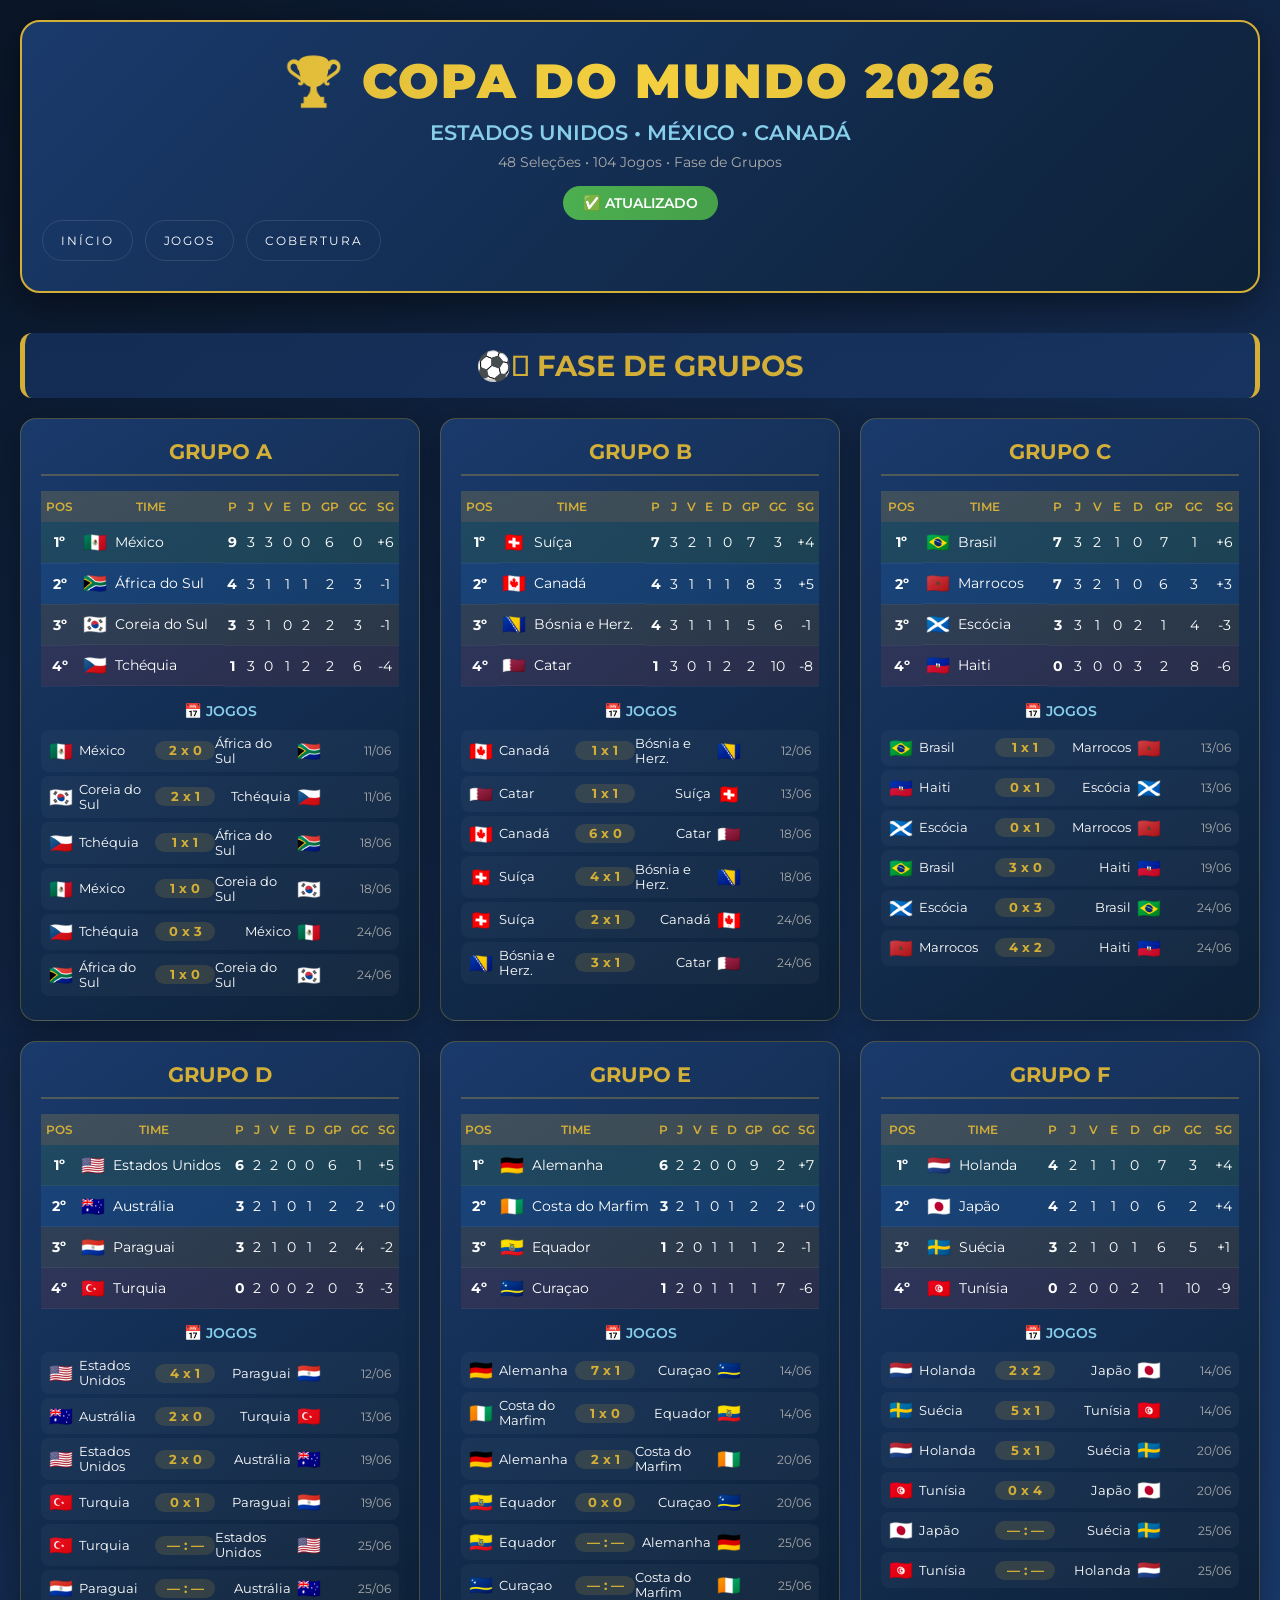
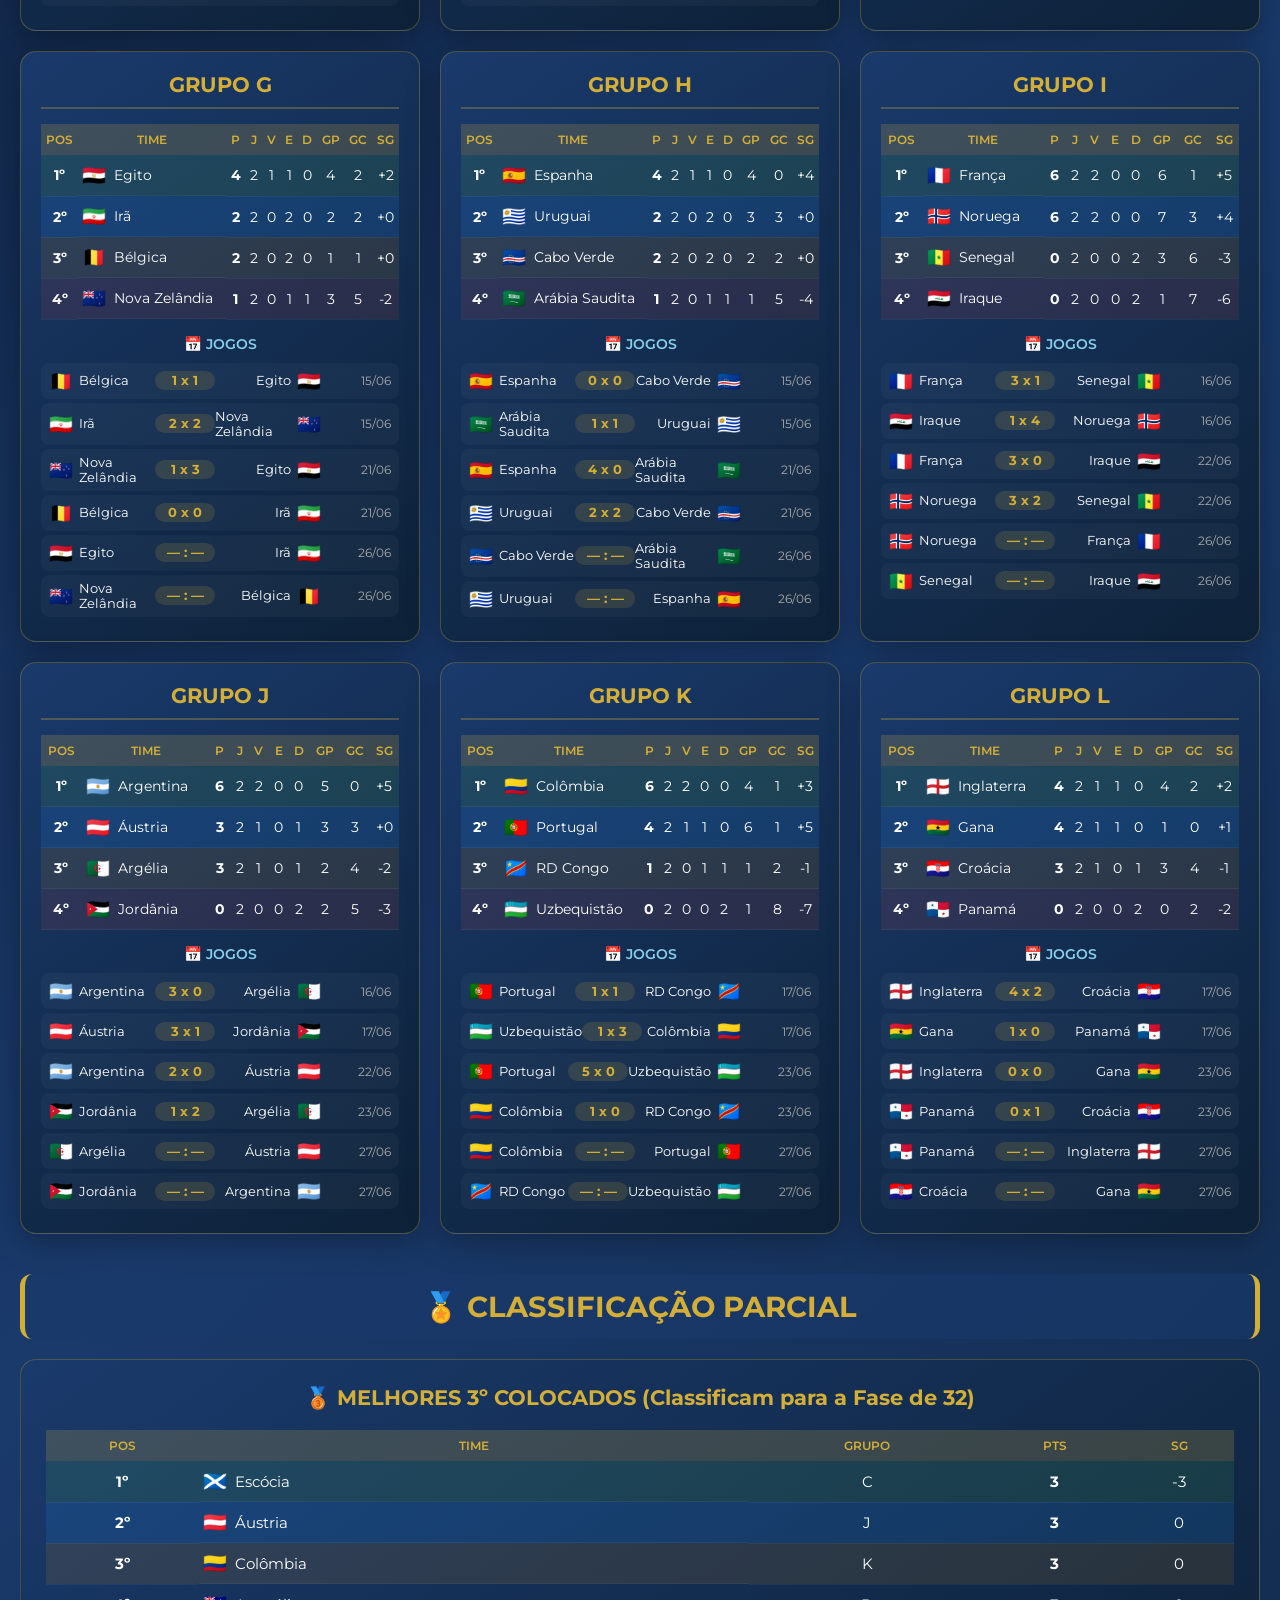
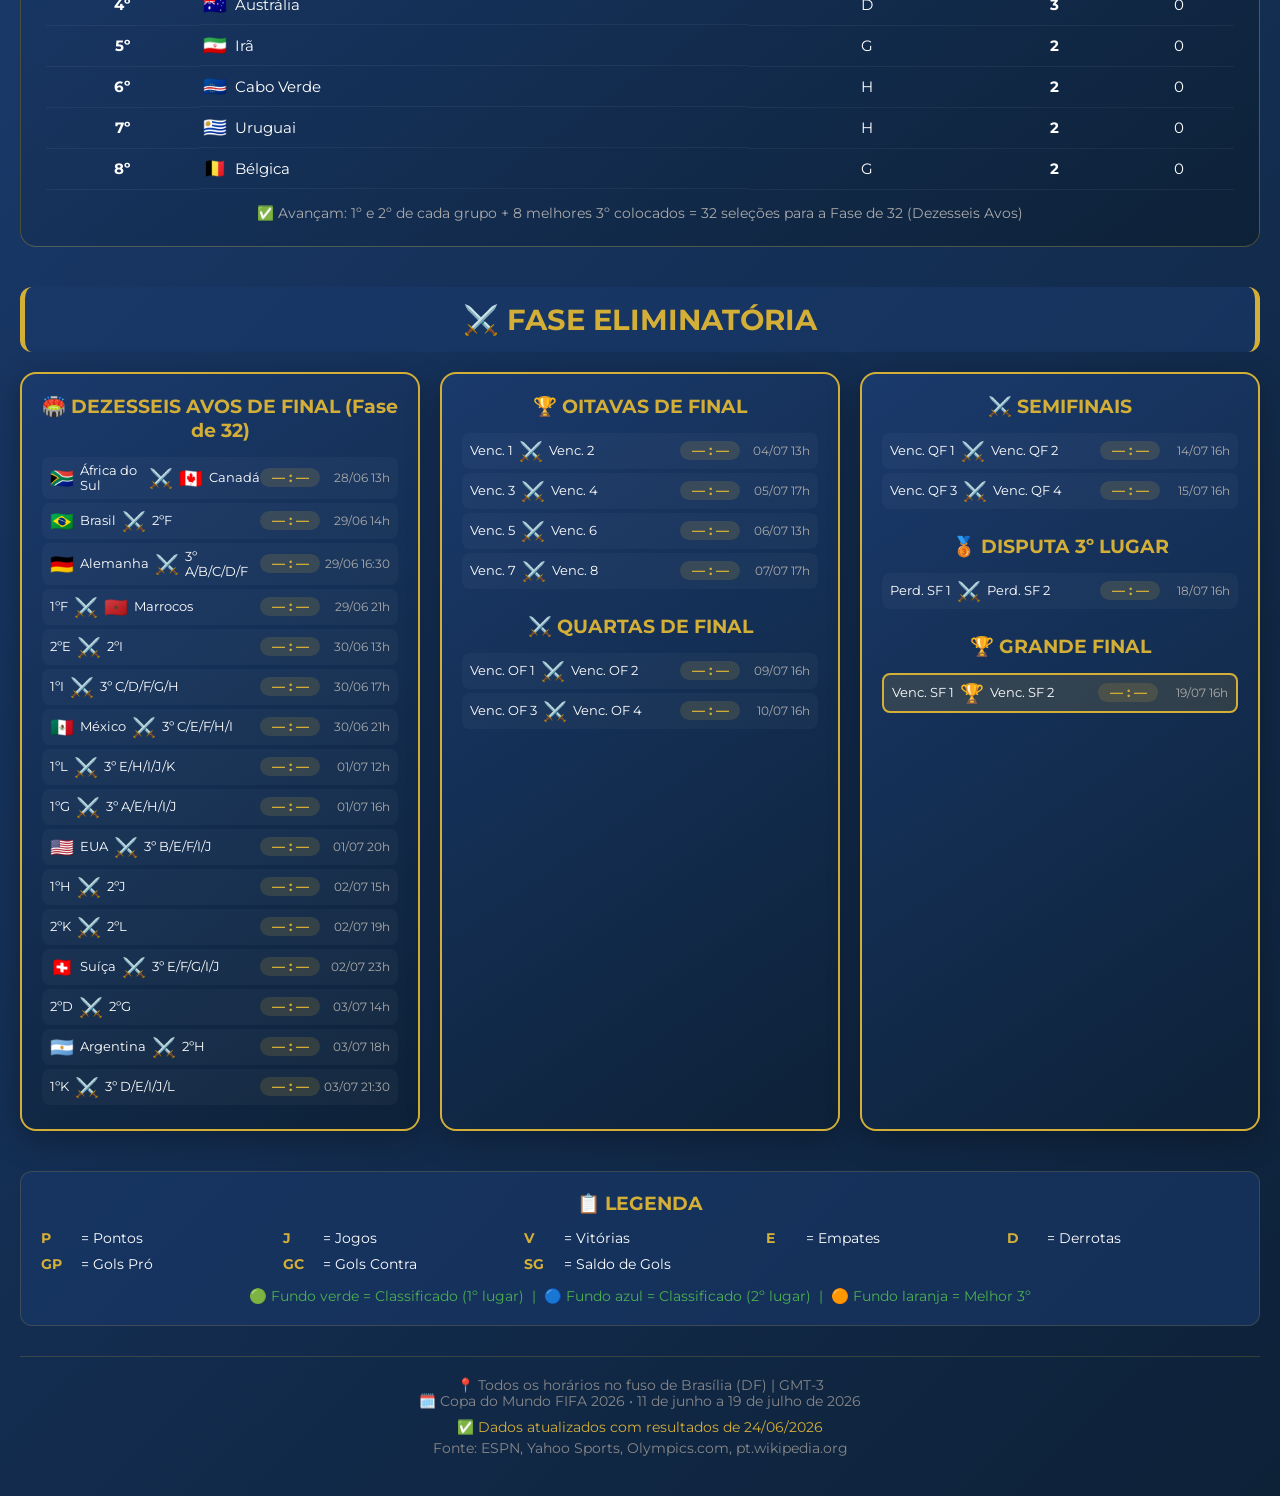
<file: source.html>
<!DOCTYPE html>
<html lang="pt-BR">
<head>
<meta charset="UTF-8">
<meta name="viewport" content="width=device-width, initial-scale=1.0">
<title>Copa do Mundo 2026 - Tabela Atualizada </title>
<link rel="stylesheet" href="../../styles.css">

</head>
<style>
  @import url('https://fonts.googleapis.com/css2?family=Montserrat:wght@400;600;700;900&display=swap');

  * { margin: 0; padding: 0; box-sizing: border-box; }

  body {
    font-family: 'Montserrat', sans-serif;
    background: linear-gradient(135deg, #0a1628 0%, #1a3a6c 50%, #0d2137 100%);
    min-height: 100vh;
    color: #fff;
    padding: 20px;
  }

  .container {
    max-width: 1400px;
    margin: 0 auto;
  }

  .header {
    text-align: center;
    padding: 30px 20px;
    background: linear-gradient(135deg, #1a3a6c 0%, #0d2137 100%);
    border-radius: 20px;
    margin-bottom: 30px;
    border: 2px solid #d4af37;
    box-shadow: 0 10px 40px rgba(0,0,0,0.5);
  }

  .header h1 {
    font-size: 3rem;
    font-weight: 900;
    background: linear-gradient(90deg, #d4af37, #f4d03f, #d4af37);
    -webkit-background-clip: text;
    -webkit-text-fill-color: transparent;
    text-shadow: none;
    letter-spacing: 2px;
  }

  .header .subtitle {
    font-size: 1.3rem;
    color: #87ceeb;
    margin-top: 10px;
    font-weight: 600;
  }

  .header .info {
    font-size: 0.9rem;
    color: #aaa;
    margin-top: 8px;
  }

  .phase-title {
    text-align: center;
    font-size: 1.8rem;
    font-weight: 700;
    color: #d4af37;
    margin: 40px 0 20px 0;
    padding: 15px;
    background: rgba(26, 58, 108, 0.6);
    border-radius: 12px;
    border-left: 5px solid #d4af37;
    border-right: 5px solid #d4af37;
  }

  .groups-grid {
    display: grid;
    grid-template-columns: repeat(auto-fit, minmax(320px, 1fr));
    gap: 20px;
    margin-bottom: 40px;
  }

  .group-card {
    background: linear-gradient(145deg, #1a3a6c 0%, #0d2137 100%);
    border-radius: 16px;
    padding: 20px;
    border: 1px solid rgba(212, 175, 55, 0.3);
    box-shadow: 0 8px 32px rgba(0,0,0,0.3);
    transition: transform 0.3s, box-shadow 0.3s;
  }

  .group-card:hover {
    transform: translateY(-5px);
    box-shadow: 0 12px 40px rgba(212, 175, 55, 0.2);
  }

  .group-title {
    font-size: 1.3rem;
    font-weight: 700;
    color: #d4af37;
    text-align: center;
    margin-bottom: 15px;
    padding-bottom: 10px;
    border-bottom: 2px solid rgba(212, 175, 55, 0.3);
  }

  .standings-table {
    width: 100%;
    border-collapse: collapse;
    font-size: 0.85rem;
    margin-bottom: 15px;
  }

  .standings-table th {
    background: rgba(212, 175, 55, 0.2);
    color: #d4af37;
    padding: 8px 4px;
    font-weight: 600;
    font-size: 0.75rem;
    text-align: center;
  }

  .standings-table td {
    padding: 8px 4px;
    text-align: center;
    border-bottom: 1px solid rgba(255,255,255,0.05);
  }

  .standings-table .team-cell {
    text-align: left;
    display: flex;
    align-items: center;
    gap: 8px;
  }

  .flag {
    font-size: 1.2rem;
  }

  .pos-1 { background: rgba(76, 175, 80, 0.15); }
  .pos-2 { background: rgba(33, 150, 243, 0.15); }
  .pos-3 { background: rgba(255, 152, 0, 0.1); }
  .pos-4 { background: rgba(244, 67, 54, 0.1); }

  .matches-title {
    font-size: 0.9rem;
    font-weight: 600;
    color: #87ceeb;
    margin: 15px 0 10px 0;
    text-align: center;
  }

  .match-row {
    display: flex;
    justify-content: space-between;
    align-items: center;
    padding: 6px 8px;
    margin: 4px 0;
    background: rgba(255,255,255,0.03);
    border-radius: 8px;
    font-size: 0.8rem;
  }

  .match-row .teams {
    display: flex;
    align-items: center;
    gap: 6px;
    flex: 1;
  }

  .match-row .score {
    font-weight: 700;
    color: #d4af37;
    background: rgba(212, 175, 55, 0.15);
    padding: 2px 10px;
    border-radius: 12px;
    min-width: 60px;
    text-align: center;
  }

  .match-row .date {
    color: #aaa;
    font-size: 0.75rem;
    min-width: 70px;
    text-align: right;
  }

  .knockout-section {
    display: grid;
    grid-template-columns: repeat(auto-fit, minmax(280px, 1fr));
    gap: 20px;
    margin-bottom: 40px;
  }

  .knockout-card {
    background: linear-gradient(145deg, #1a3a6c 0%, #0d2137 100%);
    border-radius: 16px;
    padding: 20px;
    border: 2px solid #d4af37;
    box-shadow: 0 8px 32px rgba(0,0,0,0.3);
  }

  .knockout-card h3 {
    color: #d4af37;
    text-align: center;
    margin-bottom: 15px;
    font-size: 1.2rem;
  }

  .third-places {
    background: linear-gradient(145deg, #1a3a6c 0%, #0d2137 100%);
    border-radius: 16px;
    padding: 25px;
    border: 1px solid rgba(212, 175, 55, 0.3);
    margin-bottom: 40px;
  }

  .third-places h3 {
    color: #d4af37;
    text-align: center;
    margin-bottom: 20px;
    font-size: 1.3rem;
  }

  .legend {
    background: rgba(26, 58, 108, 0.6);
    border-radius: 12px;
    padding: 20px;
    margin-top: 30px;
    border: 1px solid rgba(212, 175, 55, 0.2);
  }

  .legend h3 {
    color: #d4af37;
    margin-bottom: 15px;
    text-align: center;
  }

  .legend-grid {
    display: grid;
    grid-template-columns: repeat(auto-fit, minmax(200px, 1fr));
    gap: 10px;
    font-size: 0.85rem;
  }

  .legend-item {
    display: flex;
    align-items: center;
    gap: 10px;
  }

  .legend-item .abbr {
    font-weight: 700;
    color: #d4af37;
    min-width: 30px;
  }

  .footer {
    text-align: center;
    padding: 20px;
    color: #888;
    font-size: 0.85rem;
    margin-top: 30px;
    border-top: 1px solid rgba(212, 175, 55, 0.2);
  }

  .update-badge {
    display: inline-block;
    background: linear-gradient(90deg, #4caf50, #45a049);
    color: white;
    padding: 8px 20px;
    border-radius: 20px;
    font-weight: 600;
    font-size: 0.9rem;
    margin-top: 15px;
  }

  .qualified { color: #4caf50; font-weight: 700; }
  .eliminated { color: #f44336; }

  @media print {
    body { background: #0a1628; }
    .group-card { break-inside: avoid; }
  }

  /* Mantém tudo na mesma linha dentro da célula TIME */
td.time {
  display: flex;
  align-items: center;
  gap: 6px;
  white-space: nowrap;
}

/* Evita quebra do nome do time */
td.time span,
td.time div {
  display: inline;
  white-space: nowrap;
}

/* Garante que emoji + nome fiquem lado a lado */
td.time {
  flex-direction: row;
}

/* Segurança extra para mobile */
@media (max-width: 600px) {
  table {
    width: 100%;
  }

  td, th {
    font-size: 12px;
  }

  td.time {
    font-size: 12px;
  }
}
</style>
</head>
<body>
<div class="container">

 <div class="header">

    <div class="header-top">

        <div class="header-left">
            <h1>🏆 COPA DO MUNDO 2026</h1>

            <div class="subtitle">
                ESTADOS UNIDOS • MÉXICO • CANADÁ
            </div>

            <div class="info">
                48 Seleções • 104 Jogos • Fase de Grupos
            </div>

            <div class="update-badge">
                ✅ ATUALIZADO
            </div>
        </div>

        <nav class="nav">
            <a href="/">Início</a>
            <a href="/jogos">Jogos</a>
            <a href="/admin">Cobertura</a>
        </nav>

    </div>

</div>
    </div>

    <div class="phase-title">⚽ FASE DE GRUPOS</div>

  <div class="groups-grid">

    <div class="group-card">
      <div class="group-title">GRUPO A</div>
      <table class="standings-table">
        <tr>
          <th>POS</th><th>TIME</th><th>P</th><th>J</th><th>V</th><th>E</th><th>D</th>
          <th>GP</th><th>GC</th><th>SG</th>
        </tr>

        <tr class="pos-1">
          <td><b>1º</b></td>
          <td class="team-cell"><span class="flag">🇲🇽</span> México</td>
          <td><b>9</b></td>
          <td>3</td>
          <td>3</td>
          <td>0</td>
          <td>0</td>
          <td>6</td>
          <td>0</td>
          <td>+6</td>
        </tr>

        <tr class="pos-2">
          <td><b>2º</b></td>
          <td class="team-cell"><span class="flag">🇿🇦</span> África do Sul</td>
          <td><b>4</b></td>
          <td>3</td>
          <td>1</td>
          <td>1</td>
          <td>1</td>
          <td>2</td>
          <td>3</td>
          <td>-1</td>
        </tr>

        <tr class="pos-3">
          <td><b>3º</b></td>
          <td class="team-cell"><span class="flag">🇰🇷</span> Coreia do Sul</td>
          <td><b>3</b></td>
          <td>3</td>
          <td>1</td>
          <td>0</td>
          <td>2</td>
          <td>2</td>
          <td>3</td>
          <td>-1</td>
        </tr>

        <tr class="pos-4">
          <td><b>4º</b></td>
          <td class="team-cell"><span class="flag">🇨🇿</span> Tchéquia</td>
          <td><b>1</b></td>
          <td>3</td>
          <td>0</td>
          <td>1</td>
          <td>2</td>
          <td>2</td>
          <td>6</td>
          <td>-4</td>
        </tr>

      </table>
      <div class="matches-title">📅 JOGOS</div>

      <div class="match-row">
        <div class="teams">
          <span class="flag">🇲🇽</span> México
        </div>
        <div class="score">2 x 0</div>
        <div class="teams" style="justify-content: flex-end;">
          África do Sul <span class="flag">🇿🇦</span>
        </div>
        <div class="date">11/06</div>
      </div>

      <div class="match-row">
        <div class="teams">
          <span class="flag">🇰🇷</span> Coreia do Sul
        </div>
        <div class="score">2 x 1</div>
        <div class="teams" style="justify-content: flex-end;">
          Tchéquia <span class="flag">🇨🇿</span>
        </div>
        <div class="date">11/06</div>
      </div>

      <div class="match-row">
        <div class="teams">
          <span class="flag">🇨🇿</span> Tchéquia
        </div>
        <div class="score">1 x 1</div>
        <div class="teams" style="justify-content: flex-end;">
          África do Sul <span class="flag">🇿🇦</span>
        </div>
        <div class="date">18/06</div>
      </div>

      <div class="match-row">
        <div class="teams">
          <span class="flag">🇲🇽</span> México
        </div>
        <div class="score">1 x 0</div>
        <div class="teams" style="justify-content: flex-end;">
          Coreia do Sul <span class="flag">🇰🇷</span>
        </div>
        <div class="date">18/06</div>
      </div>

      <div class="match-row">
        <div class="teams">
          <span class="flag">🇨🇿</span> Tchéquia
        </div>
        <div class="score">0 x 3</div>
        <div class="teams" style="justify-content: flex-end;">
          México <span class="flag">🇲🇽</span>
        </div>
        <div class="date">24/06</div>
      </div>

      <div class="match-row">
        <div class="teams">
          <span class="flag">🇿🇦</span> África do Sul
        </div>
        <div class="score">1 x 0</div>
        <div class="teams" style="justify-content: flex-end;">
          Coreia do Sul <span class="flag">🇰🇷</span>
        </div>
        <div class="date">24/06</div>
      </div>

    </div>

    <div class="group-card">
      <div class="group-title">GRUPO B</div>
      <table class="standings-table">
        <tr>
          <th>POS</th><th>TIME</th><th>P</th><th>J</th><th>V</th><th>E</th><th>D</th>
          <th>GP</th><th>GC</th><th>SG</th>
        </tr>

        <tr class="pos-1">
          <td><b>1º</b></td>
          <td class="team-cell"><span class="flag">🇨🇭</span> Suíça</td>
          <td><b>7</b></td>
          <td>3</td>
          <td>2</td>
          <td>1</td>
          <td>0</td>
          <td>7</td>
          <td>3</td>
          <td>+4</td>
        </tr>

        <tr class="pos-2">
          <td><b>2º</b></td>
          <td class="team-cell"><span class="flag">🇨🇦</span> Canadá</td>
          <td><b>4</b></td>
          <td>3</td>
          <td>1</td>
          <td>1</td>
          <td>1</td>
          <td>8</td>
          <td>3</td>
          <td>+5</td>
        </tr>

        <tr class="pos-3">
          <td><b>3º</b></td>
          <td class="team-cell"><span class="flag">🇧🇦</span> Bósnia e Herz.</td>
          <td><b>4</b></td>
          <td>3</td>
          <td>1</td>
          <td>1</td>
          <td>1</td>
          <td>5</td>
          <td>6</td>
          <td>-1</td>
        </tr>

        <tr class="pos-4">
          <td><b>4º</b></td>
          <td class="team-cell"><span class="flag">🇶🇦</span> Catar</td>
          <td><b>1</b></td>
          <td>3</td>
          <td>0</td>
          <td>1</td>
          <td>2</td>
          <td>2</td>
          <td>10</td>
          <td>-8</td>
        </tr>

      </table>
      <div class="matches-title">📅 JOGOS</div>

      <div class="match-row">
        <div class="teams">
          <span class="flag">🇨🇦</span> Canadá
        </div>
        <div class="score">1 x 1</div>
        <div class="teams" style="justify-content: flex-end;">
          Bósnia e Herz. <span class="flag">🇧🇦</span>
        </div>
        <div class="date">12/06</div>
      </div>

      <div class="match-row">
        <div class="teams">
          <span class="flag">🇶🇦</span> Catar
        </div>
        <div class="score">1 x 1</div>
        <div class="teams" style="justify-content: flex-end;">
          Suíça <span class="flag">🇨🇭</span>
        </div>
        <div class="date">13/06</div>
      </div>

      <div class="match-row">
        <div class="teams">
          <span class="flag">🇨🇦</span> Canadá
        </div>
        <div class="score">6 x 0</div>
        <div class="teams" style="justify-content: flex-end;">
          Catar <span class="flag">🇶🇦</span>
        </div>
        <div class="date">18/06</div>
      </div>

      <div class="match-row">
        <div class="teams">
          <span class="flag">🇨🇭</span> Suíça
        </div>
        <div class="score">4 x 1</div>
        <div class="teams" style="justify-content: flex-end;">
          Bósnia e Herz. <span class="flag">🇧🇦</span>
        </div>
        <div class="date">18/06</div>
      </div>

      <div class="match-row">
        <div class="teams">
          <span class="flag">🇨🇭</span> Suíça
        </div>
        <div class="score">2 x 1</div>
        <div class="teams" style="justify-content: flex-end;">
          Canadá <span class="flag">🇨🇦</span>
        </div>
        <div class="date">24/06</div>
      </div>

      <div class="match-row">
        <div class="teams">
          <span class="flag">🇧🇦</span> Bósnia e Herz.
        </div>
        <div class="score">3 x 1</div>
        <div class="teams" style="justify-content: flex-end;">
          Catar <span class="flag">🇶🇦</span>
        </div>
        <div class="date">24/06</div>
      </div>

    </div>

    <div class="group-card">
      <div class="group-title">GRUPO C</div>
      <table class="standings-table">
        <tr>
          <th>POS</th><th>TIME</th><th>P</th><th>J</th><th>V</th><th>E</th><th>D</th>
          <th>GP</th><th>GC</th><th>SG</th>
        </tr>

        <tr class="pos-1">
          <td><b>1º</b></td>
          <td class="team-cell"><span class="flag">🇧🇷</span> Brasil</td>
          <td><b>7</b></td>
          <td>3</td>
          <td>2</td>
          <td>1</td>
          <td>0</td>
          <td>7</td>
          <td>1</td>
          <td>+6</td>
        </tr>

        <tr class="pos-2">
          <td><b>2º</b></td>
          <td class="team-cell"><span class="flag">🇲🇦</span> Marrocos</td>
          <td><b>7</b></td>
          <td>3</td>
          <td>2</td>
          <td>1</td>
          <td>0</td>
          <td>6</td>
          <td>3</td>
          <td>+3</td>
        </tr>

        <tr class="pos-3">
          <td><b>3º</b></td>
          <td class="team-cell"><span class="flag">🏴󠁧󠁢󠁳󠁣󠁴󠁿</span> Escócia</td>
          <td><b>3</b></td>
          <td>3</td>
          <td>1</td>
          <td>0</td>
          <td>2</td>
          <td>1</td>
          <td>4</td>
          <td>-3</td>
        </tr>

        <tr class="pos-4">
          <td><b>4º</b></td>
          <td class="team-cell"><span class="flag">🇭🇹</span> Haiti</td>
          <td><b>0</b></td>
          <td>3</td>
          <td>0</td>
          <td>0</td>
          <td>3</td>
          <td>2</td>
          <td>8</td>
          <td>-6</td>
        </tr>

      </table>
      <div class="matches-title">📅 JOGOS</div>

      <div class="match-row">
        <div class="teams">
          <span class="flag">🇧🇷</span> Brasil
        </div>
        <div class="score">1 x 1</div>
        <div class="teams" style="justify-content: flex-end;">
          Marrocos <span class="flag">🇲🇦</span>
        </div>
        <div class="date">13/06</div>
      </div>

      <div class="match-row">
        <div class="teams">
          <span class="flag">🇭🇹</span> Haiti
        </div>
        <div class="score">0 x 1</div>
        <div class="teams" style="justify-content: flex-end;">
          Escócia <span class="flag">🏴󠁧󠁢󠁳󠁣󠁴󠁿</span>
        </div>
        <div class="date">13/06</div>
      </div>

      <div class="match-row">
        <div class="teams">
          <span class="flag">🏴󠁧󠁢󠁳󠁣󠁴󠁿</span> Escócia
        </div>
        <div class="score">0 x 1</div>
        <div class="teams" style="justify-content: flex-end;">
          Marrocos <span class="flag">🇲🇦</span>
        </div>
        <div class="date">19/06</div>
      </div>

      <div class="match-row">
        <div class="teams">
          <span class="flag">🇧🇷</span> Brasil
        </div>
        <div class="score">3 x 0</div>
        <div class="teams" style="justify-content: flex-end;">
          Haiti <span class="flag">🇭🇹</span>
        </div>
        <div class="date">19/06</div>
      </div>

      <div class="match-row">
        <div class="teams">
          <span class="flag">🏴󠁧󠁢󠁳󠁣󠁴󠁿</span> Escócia
        </div>
        <div class="score">0 x 3</div>
        <div class="teams" style="justify-content: flex-end;">
          Brasil <span class="flag">🇧🇷</span>
        </div>
        <div class="date">24/06</div>
      </div>

      <div class="match-row">
        <div class="teams">
          <span class="flag">🇲🇦</span> Marrocos
        </div>
        <div class="score">4 x 2</div>
        <div class="teams" style="justify-content: flex-end;">
          Haiti <span class="flag">🇭🇹</span>
        </div>
        <div class="date">24/06</div>
      </div>

    </div>

    <div class="group-card">
      <div class="group-title">GRUPO D</div>
      <table class="standings-table">
        <tr>
          <th>POS</th><th>TIME</th><th>P</th><th>J</th><th>V</th><th>E</th><th>D</th>
          <th>GP</th><th>GC</th><th>SG</th>
        </tr>

        <tr class="pos-1">
          <td><b>1º</b></td>
          <td class="team-cell"><span class="flag">🇺🇸</span> Estados Unidos</td>
          <td><b>6</b></td>
          <td>2</td>
          <td>2</td>
          <td>0</td>
          <td>0</td>
          <td>6</td>
          <td>1</td>
          <td>+5</td>
        </tr>

        <tr class="pos-2">
          <td><b>2º</b></td>
          <td class="team-cell"><span class="flag">🇦🇺</span> Austrália</td>
          <td><b>3</b></td>
          <td>2</td>
          <td>1</td>
          <td>0</td>
          <td>1</td>
          <td>2</td>
          <td>2</td>
          <td>+0</td>
        </tr>

        <tr class="pos-3">
          <td><b>3º</b></td>
          <td class="team-cell"><span class="flag">🇵🇾</span> Paraguai</td>
          <td><b>3</b></td>
          <td>2</td>
          <td>1</td>
          <td>0</td>
          <td>1</td>
          <td>2</td>
          <td>4</td>
          <td>-2</td>
        </tr>

        <tr class="pos-4">
          <td><b>4º</b></td>
          <td class="team-cell"><span class="flag">🇹🇷</span> Turquia</td>
          <td><b>0</b></td>
          <td>2</td>
          <td>0</td>
          <td>0</td>
          <td>2</td>
          <td>0</td>
          <td>3</td>
          <td>-3</td>
        </tr>

      </table>
      <div class="matches-title">📅 JOGOS</div>

      <div class="match-row">
        <div class="teams">
          <span class="flag">🇺🇸</span> Estados Unidos
        </div>
        <div class="score">4 x 1</div>
        <div class="teams" style="justify-content: flex-end;">
          Paraguai <span class="flag">🇵🇾</span>
        </div>
        <div class="date">12/06</div>
      </div>

      <div class="match-row">
        <div class="teams">
          <span class="flag">🇦🇺</span> Austrália
        </div>
        <div class="score">2 x 0</div>
        <div class="teams" style="justify-content: flex-end;">
          Turquia <span class="flag">🇹🇷</span>
        </div>
        <div class="date">13/06</div>
      </div>

      <div class="match-row">
        <div class="teams">
          <span class="flag">🇺🇸</span> Estados Unidos
        </div>
        <div class="score">2 x 0</div>
        <div class="teams" style="justify-content: flex-end;">
          Austrália <span class="flag">🇦🇺</span>
        </div>
        <div class="date">19/06</div>
      </div>

      <div class="match-row">
        <div class="teams">
          <span class="flag">🇹🇷</span> Turquia
        </div>
        <div class="score">0 x 1</div>
        <div class="teams" style="justify-content: flex-end;">
          Paraguai <span class="flag">🇵🇾</span>
        </div>
        <div class="date">19/06</div>
      </div>

      <div class="match-row">
        <div class="teams">
          <span class="flag">🇹🇷</span> Turquia
        </div>
        <div class="score">— : —</div>
        <div class="teams" style="justify-content: flex-end;">
          Estados Unidos <span class="flag">🇺🇸</span>
        </div>
        <div class="date">25/06</div>
      </div>

      <div class="match-row">
        <div class="teams">
          <span class="flag">🇵🇾</span> Paraguai
        </div>
        <div class="score">— : —</div>
        <div class="teams" style="justify-content: flex-end;">
          Austrália <span class="flag">🇦🇺</span>
        </div>
        <div class="date">25/06</div>
      </div>

    </div>

    <div class="group-card">
      <div class="group-title">GRUPO E</div>
      <table class="standings-table">
        <tr>
          <th>POS</th><th>TIME</th><th>P</th><th>J</th><th>V</th><th>E</th><th>D</th>
          <th>GP</th><th>GC</th><th>SG</th>
        </tr>

        <tr class="pos-1">
          <td><b>1º</b></td>
          <td class="team-cell"><span class="flag">🇩🇪</span> Alemanha</td>
          <td><b>6</b></td>
          <td>2</td>
          <td>2</td>
          <td>0</td>
          <td>0</td>
          <td>9</td>
          <td>2</td>
          <td>+7</td>
        </tr>

        <tr class="pos-2">
          <td><b>2º</b></td>
          <td class="team-cell"><span class="flag">🇨🇮</span> Costa do Marfim</td>
          <td><b>3</b></td>
          <td>2</td>
          <td>1</td>
          <td>0</td>
          <td>1</td>
          <td>2</td>
          <td>2</td>
          <td>+0</td>
        </tr>

        <tr class="pos-3">
          <td><b>3º</b></td>
          <td class="team-cell"><span class="flag">🇪🇨</span> Equador</td>
          <td><b>1</b></td>
          <td>2</td>
          <td>0</td>
          <td>1</td>
          <td>1</td>
          <td>1</td>
          <td>2</td>
          <td>-1</td>
        </tr>

        <tr class="pos-4">
          <td><b>4º</b></td>
          <td class="team-cell"><span class="flag">🇨🇼</span> Curaçao</td>
          <td><b>1</b></td>
          <td>2</td>
          <td>0</td>
          <td>1</td>
          <td>1</td>
          <td>1</td>
          <td>7</td>
          <td>-6</td>
        </tr>

      </table>
      <div class="matches-title">📅 JOGOS</div>

      <div class="match-row">
        <div class="teams">
          <span class="flag">🇩🇪</span> Alemanha
        </div>
        <div class="score">7 x 1</div>
        <div class="teams" style="justify-content: flex-end;">
          Curaçao <span class="flag">🇨🇼</span>
        </div>
        <div class="date">14/06</div>
      </div>

      <div class="match-row">
        <div class="teams">
          <span class="flag">🇨🇮</span> Costa do Marfim
        </div>
        <div class="score">1 x 0</div>
        <div class="teams" style="justify-content: flex-end;">
          Equador <span class="flag">🇪🇨</span>
        </div>
        <div class="date">14/06</div>
      </div>

      <div class="match-row">
        <div class="teams">
          <span class="flag">🇩🇪</span> Alemanha
        </div>
        <div class="score">2 x 1</div>
        <div class="teams" style="justify-content: flex-end;">
          Costa do Marfim <span class="flag">🇨🇮</span>
        </div>
        <div class="date">20/06</div>
      </div>

      <div class="match-row">
        <div class="teams">
          <span class="flag">🇪🇨</span> Equador
        </div>
        <div class="score">0 x 0</div>
        <div class="teams" style="justify-content: flex-end;">
          Curaçao <span class="flag">🇨🇼</span>
        </div>
        <div class="date">20/06</div>
      </div>

      <div class="match-row">
        <div class="teams">
          <span class="flag">🇪🇨</span> Equador
        </div>
        <div class="score">— : —</div>
        <div class="teams" style="justify-content: flex-end;">
          Alemanha <span class="flag">🇩🇪</span>
        </div>
        <div class="date">25/06</div>
      </div>

      <div class="match-row">
        <div class="teams">
          <span class="flag">🇨🇼</span> Curaçao
        </div>
        <div class="score">— : —</div>
        <div class="teams" style="justify-content: flex-end;">
          Costa do Marfim <span class="flag">🇨🇮</span>
        </div>
        <div class="date">25/06</div>
      </div>

    </div>

    <div class="group-card">
      <div class="group-title">GRUPO F</div>
      <table class="standings-table">
        <tr>
          <th>POS</th><th>TIME</th><th>P</th><th>J</th><th>V</th><th>E</th><th>D</th>
          <th>GP</th><th>GC</th><th>SG</th>
        </tr>

        <tr class="pos-1">
          <td><b>1º</b></td>
          <td class="team-cell"><span class="flag">🇳🇱</span> Holanda</td>
          <td><b>4</b></td>
          <td>2</td>
          <td>1</td>
          <td>1</td>
          <td>0</td>
          <td>7</td>
          <td>3</td>
          <td>+4</td>
        </tr>

        <tr class="pos-2">
          <td><b>2º</b></td>
          <td class="team-cell"><span class="flag">🇯🇵</span> Japão</td>
          <td><b>4</b></td>
          <td>2</td>
          <td>1</td>
          <td>1</td>
          <td>0</td>
          <td>6</td>
          <td>2</td>
          <td>+4</td>
        </tr>

        <tr class="pos-3">
          <td><b>3º</b></td>
          <td class="team-cell"><span class="flag">🇸🇪</span> Suécia</td>
          <td><b>3</b></td>
          <td>2</td>
          <td>1</td>
          <td>0</td>
          <td>1</td>
          <td>6</td>
          <td>5</td>
          <td>+1</td>
        </tr>

        <tr class="pos-4">
          <td><b>4º</b></td>
          <td class="team-cell"><span class="flag">🇹🇳</span> Tunísia</td>
          <td><b>0</b></td>
          <td>2</td>
          <td>0</td>
          <td>0</td>
          <td>2</td>
          <td>1</td>
          <td>10</td>
          <td>-9</td>
        </tr>

      </table>
      <div class="matches-title">📅 JOGOS</div>

      <div class="match-row">
        <div class="teams">
          <span class="flag">🇳🇱</span> Holanda
        </div>
        <div class="score">2 x 2</div>
        <div class="teams" style="justify-content: flex-end;">
          Japão <span class="flag">🇯🇵</span>
        </div>
        <div class="date">14/06</div>
      </div>

      <div class="match-row">
        <div class="teams">
          <span class="flag">🇸🇪</span> Suécia
        </div>
        <div class="score">5 x 1</div>
        <div class="teams" style="justify-content: flex-end;">
          Tunísia <span class="flag">🇹🇳</span>
        </div>
        <div class="date">14/06</div>
      </div>

      <div class="match-row">
        <div class="teams">
          <span class="flag">🇳🇱</span> Holanda
        </div>
        <div class="score">5 x 1</div>
        <div class="teams" style="justify-content: flex-end;">
          Suécia <span class="flag">🇸🇪</span>
        </div>
        <div class="date">20/06</div>
      </div>

      <div class="match-row">
        <div class="teams">
          <span class="flag">🇹🇳</span> Tunísia
        </div>
        <div class="score">0 x 4</div>
        <div class="teams" style="justify-content: flex-end;">
          Japão <span class="flag">🇯🇵</span>
        </div>
        <div class="date">20/06</div>
      </div>

      <div class="match-row">
        <div class="teams">
          <span class="flag">🇯🇵</span> Japão
        </div>
        <div class="score">— : —</div>
        <div class="teams" style="justify-content: flex-end;">
          Suécia <span class="flag">🇸🇪</span>
        </div>
        <div class="date">25/06</div>
      </div>

      <div class="match-row">
        <div class="teams">
          <span class="flag">🇹🇳</span> Tunísia
        </div>
        <div class="score">— : —</div>
        <div class="teams" style="justify-content: flex-end;">
          Holanda <span class="flag">🇳🇱</span>
        </div>
        <div class="date">25/06</div>
      </div>

    </div>

    <div class="group-card">
      <div class="group-title">GRUPO G</div>
      <table class="standings-table">
        <tr>
          <th>POS</th><th>TIME</th><th>P</th><th>J</th><th>V</th><th>E</th><th>D</th>
          <th>GP</th><th>GC</th><th>SG</th>
        </tr>

        <tr class="pos-1">
          <td><b>1º</b></td>
          <td class="team-cell"><span class="flag">🇪🇬</span> Egito</td>
          <td><b>4</b></td>
          <td>2</td>
          <td>1</td>
          <td>1</td>
          <td>0</td>
          <td>4</td>
          <td>2</td>
          <td>+2</td>
        </tr>

        <tr class="pos-2">
          <td><b>2º</b></td>
          <td class="team-cell"><span class="flag">🇮🇷</span> Irã</td>
          <td><b>2</b></td>
          <td>2</td>
          <td>0</td>
          <td>2</td>
          <td>0</td>
          <td>2</td>
          <td>2</td>
          <td>+0</td>
        </tr>

        <tr class="pos-3">
          <td><b>3º</b></td>
          <td class="team-cell"><span class="flag">🇧🇪</span> Bélgica</td>
          <td><b>2</b></td>
          <td>2</td>
          <td>0</td>
          <td>2</td>
          <td>0</td>
          <td>1</td>
          <td>1</td>
          <td>+0</td>
        </tr>

        <tr class="pos-4">
          <td><b>4º</b></td>
          <td class="team-cell"><span class="flag">🇳🇿</span> Nova Zelândia</td>
          <td><b>1</b></td>
          <td>2</td>
          <td>0</td>
          <td>1</td>
          <td>1</td>
          <td>3</td>
          <td>5</td>
          <td>-2</td>
        </tr>

      </table>
      <div class="matches-title">📅 JOGOS</div>

      <div class="match-row">
        <div class="teams">
          <span class="flag">🇧🇪</span> Bélgica
        </div>
        <div class="score">1 x 1</div>
        <div class="teams" style="justify-content: flex-end;">
          Egito <span class="flag">🇪🇬</span>
        </div>
        <div class="date">15/06</div>
      </div>

      <div class="match-row">
        <div class="teams">
          <span class="flag">🇮🇷</span> Irã
        </div>
        <div class="score">2 x 2</div>
        <div class="teams" style="justify-content: flex-end;">
          Nova Zelândia <span class="flag">🇳🇿</span>
        </div>
        <div class="date">15/06</div>
      </div>

      <div class="match-row">
        <div class="teams">
          <span class="flag">🇳🇿</span> Nova Zelândia
        </div>
        <div class="score">1 x 3</div>
        <div class="teams" style="justify-content: flex-end;">
          Egito <span class="flag">🇪🇬</span>
        </div>
        <div class="date">21/06</div>
      </div>

      <div class="match-row">
        <div class="teams">
          <span class="flag">🇧🇪</span> Bélgica
        </div>
        <div class="score">0 x 0</div>
        <div class="teams" style="justify-content: flex-end;">
          Irã <span class="flag">🇮🇷</span>
        </div>
        <div class="date">21/06</div>
      </div>

      <div class="match-row">
        <div class="teams">
          <span class="flag">🇪🇬</span> Egito
        </div>
        <div class="score">— : —</div>
        <div class="teams" style="justify-content: flex-end;">
          Irã <span class="flag">🇮🇷</span>
        </div>
        <div class="date">26/06</div>
      </div>

      <div class="match-row">
        <div class="teams">
          <span class="flag">🇳🇿</span> Nova Zelândia
        </div>
        <div class="score">— : —</div>
        <div class="teams" style="justify-content: flex-end;">
          Bélgica <span class="flag">🇧🇪</span>
        </div>
        <div class="date">26/06</div>
      </div>

    </div>

    <div class="group-card">
      <div class="group-title">GRUPO H</div>
      <table class="standings-table">
        <tr>
          <th>POS</th><th>TIME</th><th>P</th><th>J</th><th>V</th><th>E</th><th>D</th>
          <th>GP</th><th>GC</th><th>SG</th>
        </tr>

        <tr class="pos-1">
          <td><b>1º</b></td>
          <td class="team-cell"><span class="flag">🇪🇸</span> Espanha</td>
          <td><b>4</b></td>
          <td>2</td>
          <td>1</td>
          <td>1</td>
          <td>0</td>
          <td>4</td>
          <td>0</td>
          <td>+4</td>
        </tr>

        <tr class="pos-2">
          <td><b>2º</b></td>
          <td class="team-cell"><span class="flag">🇺🇾</span> Uruguai</td>
          <td><b>2</b></td>
          <td>2</td>
          <td>0</td>
          <td>2</td>
          <td>0</td>
          <td>3</td>
          <td>3</td>
          <td>+0</td>
        </tr>

        <tr class="pos-3">
          <td><b>3º</b></td>
          <td class="team-cell"><span class="flag">🇨🇻</span> Cabo Verde</td>
          <td><b>2</b></td>
          <td>2</td>
          <td>0</td>
          <td>2</td>
          <td>0</td>
          <td>2</td>
          <td>2</td>
          <td>+0</td>
        </tr>

        <tr class="pos-4">
          <td><b>4º</b></td>
          <td class="team-cell"><span class="flag">🇸🇦</span> Arábia Saudita</td>
          <td><b>1</b></td>
          <td>2</td>
          <td>0</td>
          <td>1</td>
          <td>1</td>
          <td>1</td>
          <td>5</td>
          <td>-4</td>
        </tr>

      </table>
      <div class="matches-title">📅 JOGOS</div>

      <div class="match-row">
        <div class="teams">
          <span class="flag">🇪🇸</span> Espanha
        </div>
        <div class="score">0 x 0</div>
        <div class="teams" style="justify-content: flex-end;">
          Cabo Verde <span class="flag">🇨🇻</span>
        </div>
        <div class="date">15/06</div>
      </div>

      <div class="match-row">
        <div class="teams">
          <span class="flag">🇸🇦</span> Arábia Saudita
        </div>
        <div class="score">1 x 1</div>
        <div class="teams" style="justify-content: flex-end;">
          Uruguai <span class="flag">🇺🇾</span>
        </div>
        <div class="date">15/06</div>
      </div>

      <div class="match-row">
        <div class="teams">
          <span class="flag">🇪🇸</span> Espanha
        </div>
        <div class="score">4 x 0</div>
        <div class="teams" style="justify-content: flex-end;">
          Arábia Saudita <span class="flag">🇸🇦</span>
        </div>
        <div class="date">21/06</div>
      </div>

      <div class="match-row">
        <div class="teams">
          <span class="flag">🇺🇾</span> Uruguai
        </div>
        <div class="score">2 x 2</div>
        <div class="teams" style="justify-content: flex-end;">
          Cabo Verde <span class="flag">🇨🇻</span>
        </div>
        <div class="date">21/06</div>
      </div>

      <div class="match-row">
        <div class="teams">
          <span class="flag">🇨🇻</span> Cabo Verde
        </div>
        <div class="score">— : —</div>
        <div class="teams" style="justify-content: flex-end;">
          Arábia Saudita <span class="flag">🇸🇦</span>
        </div>
        <div class="date">26/06</div>
      </div>

      <div class="match-row">
        <div class="teams">
          <span class="flag">🇺🇾</span> Uruguai
        </div>
        <div class="score">— : —</div>
        <div class="teams" style="justify-content: flex-end;">
          Espanha <span class="flag">🇪🇸</span>
        </div>
        <div class="date">26/06</div>
      </div>

    </div>

    <div class="group-card">
      <div class="group-title">GRUPO I</div>
      <table class="standings-table">
        <tr>
          <th>POS</th><th>TIME</th><th>P</th><th>J</th><th>V</th><th>E</th><th>D</th>
          <th>GP</th><th>GC</th><th>SG</th>
        </tr>

        <tr class="pos-1">
          <td><b>1º</b></td>
          <td class="team-cell"><span class="flag">🇫🇷</span> França</td>
          <td><b>6</b></td>
          <td>2</td>
          <td>2</td>
          <td>0</td>
          <td>0</td>
          <td>6</td>
          <td>1</td>
          <td>+5</td>
        </tr>

        <tr class="pos-2">
          <td><b>2º</b></td>
          <td class="team-cell"><span class="flag">🇳🇴</span> Noruega</td>
          <td><b>6</b></td>
          <td>2</td>
          <td>2</td>
          <td>0</td>
          <td>0</td>
          <td>7</td>
          <td>3</td>
          <td>+4</td>
        </tr>

        <tr class="pos-3">
          <td><b>3º</b></td>
          <td class="team-cell"><span class="flag">🇸🇳</span> Senegal</td>
          <td><b>0</b></td>
          <td>2</td>
          <td>0</td>
          <td>0</td>
          <td>2</td>
          <td>3</td>
          <td>6</td>
          <td>-3</td>
        </tr>

        <tr class="pos-4">
          <td><b>4º</b></td>
          <td class="team-cell"><span class="flag">🇮🇶</span> Iraque</td>
          <td><b>0</b></td>
          <td>2</td>
          <td>0</td>
          <td>0</td>
          <td>2</td>
          <td>1</td>
          <td>7</td>
          <td>-6</td>
        </tr>

      </table>
      <div class="matches-title">📅 JOGOS</div>

      <div class="match-row">
        <div class="teams">
          <span class="flag">🇫🇷</span> França
        </div>
        <div class="score">3 x 1</div>
        <div class="teams" style="justify-content: flex-end;">
          Senegal <span class="flag">🇸🇳</span>
        </div>
        <div class="date">16/06</div>
      </div>

      <div class="match-row">
        <div class="teams">
          <span class="flag">🇮🇶</span> Iraque
        </div>
        <div class="score">1 x 4</div>
        <div class="teams" style="justify-content: flex-end;">
          Noruega <span class="flag">🇳🇴</span>
        </div>
        <div class="date">16/06</div>
      </div>

      <div class="match-row">
        <div class="teams">
          <span class="flag">🇫🇷</span> França
        </div>
        <div class="score">3 x 0</div>
        <div class="teams" style="justify-content: flex-end;">
          Iraque <span class="flag">🇮🇶</span>
        </div>
        <div class="date">22/06</div>
      </div>

      <div class="match-row">
        <div class="teams">
          <span class="flag">🇳🇴</span> Noruega
        </div>
        <div class="score">3 x 2</div>
        <div class="teams" style="justify-content: flex-end;">
          Senegal <span class="flag">🇸🇳</span>
        </div>
        <div class="date">22/06</div>
      </div>

      <div class="match-row">
        <div class="teams">
          <span class="flag">🇳🇴</span> Noruega
        </div>
        <div class="score">— : —</div>
        <div class="teams" style="justify-content: flex-end;">
          França <span class="flag">🇫🇷</span>
        </div>
        <div class="date">26/06</div>
      </div>

      <div class="match-row">
        <div class="teams">
          <span class="flag">🇸🇳</span> Senegal
        </div>
        <div class="score">— : —</div>
        <div class="teams" style="justify-content: flex-end;">
          Iraque <span class="flag">🇮🇶</span>
        </div>
        <div class="date">26/06</div>
      </div>

    </div>

    <div class="group-card">
      <div class="group-title">GRUPO J</div>
      <table class="standings-table">
        <tr>
          <th>POS</th><th>TIME</th><th>P</th><th>J</th><th>V</th><th>E</th><th>D</th>
          <th>GP</th><th>GC</th><th>SG</th>
        </tr>

        <tr class="pos-1">
          <td><b>1º</b></td>
          <td class="team-cell"><span class="flag">🇦🇷</span> Argentina</td>
          <td><b>6</b></td>
          <td>2</td>
          <td>2</td>
          <td>0</td>
          <td>0</td>
          <td>5</td>
          <td>0</td>
          <td>+5</td>
        </tr>

        <tr class="pos-2">
          <td><b>2º</b></td>
          <td class="team-cell"><span class="flag">🇦🇹</span> Áustria</td>
          <td><b>3</b></td>
          <td>2</td>
          <td>1</td>
          <td>0</td>
          <td>1</td>
          <td>3</td>
          <td>3</td>
          <td>+0</td>
        </tr>

        <tr class="pos-3">
          <td><b>3º</b></td>
          <td class="team-cell"><span class="flag">🇩🇿</span> Argélia</td>
          <td><b>3</b></td>
          <td>2</td>
          <td>1</td>
          <td>0</td>
          <td>1</td>
          <td>2</td>
          <td>4</td>
          <td>-2</td>
        </tr>

        <tr class="pos-4">
          <td><b>4º</b></td>
          <td class="team-cell"><span class="flag">🇯🇴</span> Jordânia</td>
          <td><b>0</b></td>
          <td>2</td>
          <td>0</td>
          <td>0</td>
          <td>2</td>
          <td>2</td>
          <td>5</td>
          <td>-3</td>
        </tr>

      </table>
      <div class="matches-title">📅 JOGOS</div>

      <div class="match-row">
        <div class="teams">
          <span class="flag">🇦🇷</span> Argentina
        </div>
        <div class="score">3 x 0</div>
        <div class="teams" style="justify-content: flex-end;">
          Argélia <span class="flag">🇩🇿</span>
        </div>
        <div class="date">16/06</div>
      </div>

      <div class="match-row">
        <div class="teams">
          <span class="flag">🇦🇹</span> Áustria
        </div>
        <div class="score">3 x 1</div>
        <div class="teams" style="justify-content: flex-end;">
          Jordânia <span class="flag">🇯🇴</span>
        </div>
        <div class="date">17/06</div>
      </div>

      <div class="match-row">
        <div class="teams">
          <span class="flag">🇦🇷</span> Argentina
        </div>
        <div class="score">2 x 0</div>
        <div class="teams" style="justify-content: flex-end;">
          Áustria <span class="flag">🇦🇹</span>
        </div>
        <div class="date">22/06</div>
      </div>

      <div class="match-row">
        <div class="teams">
          <span class="flag">🇯🇴</span> Jordânia
        </div>
        <div class="score">1 x 2</div>
        <div class="teams" style="justify-content: flex-end;">
          Argélia <span class="flag">🇩🇿</span>
        </div>
        <div class="date">23/06</div>
      </div>

      <div class="match-row">
        <div class="teams">
          <span class="flag">🇩🇿</span> Argélia
        </div>
        <div class="score">— : —</div>
        <div class="teams" style="justify-content: flex-end;">
          Áustria <span class="flag">🇦🇹</span>
        </div>
        <div class="date">27/06</div>
      </div>

      <div class="match-row">
        <div class="teams">
          <span class="flag">🇯🇴</span> Jordânia
        </div>
        <div class="score">— : —</div>
        <div class="teams" style="justify-content: flex-end;">
          Argentina <span class="flag">🇦🇷</span>
        </div>
        <div class="date">27/06</div>
      </div>

    </div>

    <div class="group-card">
      <div class="group-title">GRUPO K</div>
      <table class="standings-table">
        <tr>
          <th>POS</th><th>TIME</th><th>P</th><th>J</th><th>V</th><th>E</th><th>D</th>
          <th>GP</th><th>GC</th><th>SG</th>
        </tr>

        <tr class="pos-1">
          <td><b>1º</b></td>
          <td class="team-cell"><span class="flag">🇨🇴</span> Colômbia</td>
          <td><b>6</b></td>
          <td>2</td>
          <td>2</td>
          <td>0</td>
          <td>0</td>
          <td>4</td>
          <td>1</td>
          <td>+3</td>
        </tr>

        <tr class="pos-2">
          <td><b>2º</b></td>
          <td class="team-cell"><span class="flag">🇵🇹</span> Portugal</td>
          <td><b>4</b></td>
          <td>2</td>
          <td>1</td>
          <td>1</td>
          <td>0</td>
          <td>6</td>
          <td>1</td>
          <td>+5</td>
        </tr>

        <tr class="pos-3">
          <td><b>3º</b></td>
          <td class="team-cell"><span class="flag">🇨🇩</span> RD Congo</td>
          <td><b>1</b></td>
          <td>2</td>
          <td>0</td>
          <td>1</td>
          <td>1</td>
          <td>1</td>
          <td>2</td>
          <td>-1</td>
        </tr>

        <tr class="pos-4">
          <td><b>4º</b></td>
          <td class="team-cell"><span class="flag">🇺🇿</span> Uzbequistão</td>
          <td><b>0</b></td>
          <td>2</td>
          <td>0</td>
          <td>0</td>
          <td>2</td>
          <td>1</td>
          <td>8</td>
          <td>-7</td>
        </tr>

      </table>
      <div class="matches-title">📅 JOGOS</div>

      <div class="match-row">
        <div class="teams">
          <span class="flag">🇵🇹</span> Portugal
        </div>
        <div class="score">1 x 1</div>
        <div class="teams" style="justify-content: flex-end;">
          RD Congo <span class="flag">🇨🇩</span>
        </div>
        <div class="date">17/06</div>
      </div>

      <div class="match-row">
        <div class="teams">
          <span class="flag">🇺🇿</span> Uzbequistão
        </div>
        <div class="score">1 x 3</div>
        <div class="teams" style="justify-content: flex-end;">
          Colômbia <span class="flag">🇨🇴</span>
        </div>
        <div class="date">17/06</div>
      </div>

      <div class="match-row">
        <div class="teams">
          <span class="flag">🇵🇹</span> Portugal
        </div>
        <div class="score">5 x 0</div>
        <div class="teams" style="justify-content: flex-end;">
          Uzbequistão <span class="flag">🇺🇿</span>
        </div>
        <div class="date">23/06</div>
      </div>

      <div class="match-row">
        <div class="teams">
          <span class="flag">🇨🇴</span> Colômbia
        </div>
        <div class="score">1 x 0</div>
        <div class="teams" style="justify-content: flex-end;">
          RD Congo <span class="flag">🇨🇩</span>
        </div>
        <div class="date">23/06</div>
      </div>

      <div class="match-row">
        <div class="teams">
          <span class="flag">🇨🇴</span> Colômbia
        </div>
        <div class="score">— : —</div>
        <div class="teams" style="justify-content: flex-end;">
          Portugal <span class="flag">🇵🇹</span>
        </div>
        <div class="date">27/06</div>
      </div>

      <div class="match-row">
        <div class="teams">
          <span class="flag">🇨🇩</span> RD Congo
        </div>
        <div class="score">— : —</div>
        <div class="teams" style="justify-content: flex-end;">
          Uzbequistão <span class="flag">🇺🇿</span>
        </div>
        <div class="date">27/06</div>
      </div>

    </div>

    <div class="group-card">
      <div class="group-title">GRUPO L</div>
      <table class="standings-table">
        <tr>
          <th>POS</th><th>TIME</th><th>P</th><th>J</th><th>V</th><th>E</th><th>D</th>
          <th>GP</th><th>GC</th><th>SG</th>
        </tr>

        <tr class="pos-1">
          <td><b>1º</b></td>
          <td class="team-cell"><span class="flag">🏴󠁧󠁢󠁥󠁮󠁧󠁿</span> Inglaterra</td>
          <td><b>4</b></td>
          <td>2</td>
          <td>1</td>
          <td>1</td>
          <td>0</td>
          <td>4</td>
          <td>2</td>
          <td>+2</td>
        </tr>

        <tr class="pos-2">
          <td><b>2º</b></td>
          <td class="team-cell"><span class="flag">🇬🇭</span> Gana</td>
          <td><b>4</b></td>
          <td>2</td>
          <td>1</td>
          <td>1</td>
          <td>0</td>
          <td>1</td>
          <td>0</td>
          <td>+1</td>
        </tr>

        <tr class="pos-3">
          <td><b>3º</b></td>
          <td class="team-cell"><span class="flag">🇭🇷</span> Croácia</td>
          <td><b>3</b></td>
          <td>2</td>
          <td>1</td>
          <td>0</td>
          <td>1</td>
          <td>3</td>
          <td>4</td>
          <td>-1</td>
        </tr>

        <tr class="pos-4">
          <td><b>4º</b></td>
          <td class="team-cell"><span class="flag">🇵🇦</span> Panamá</td>
          <td><b>0</b></td>
          <td>2</td>
          <td>0</td>
          <td>0</td>
          <td>2</td>
          <td>0</td>
          <td>2</td>
          <td>-2</td>
        </tr>

      </table>
      <div class="matches-title">📅 JOGOS</div>

      <div class="match-row">
        <div class="teams">
          <span class="flag">🏴󠁧󠁢󠁥󠁮󠁧󠁿</span> Inglaterra
        </div>
        <div class="score">4 x 2</div>
        <div class="teams" style="justify-content: flex-end;">
          Croácia <span class="flag">🇭🇷</span>
        </div>
        <div class="date">17/06</div>
      </div>

      <div class="match-row">
        <div class="teams">
          <span class="flag">🇬🇭</span> Gana
        </div>
        <div class="score">1 x 0</div>
        <div class="teams" style="justify-content: flex-end;">
          Panamá <span class="flag">🇵🇦</span>
        </div>
        <div class="date">17/06</div>
      </div>

      <div class="match-row">
        <div class="teams">
          <span class="flag">🏴󠁧󠁢󠁥󠁮󠁧󠁿</span> Inglaterra
        </div>
        <div class="score">0 x 0</div>
        <div class="teams" style="justify-content: flex-end;">
          Gana <span class="flag">🇬🇭</span>
        </div>
        <div class="date">23/06</div>
      </div>

      <div class="match-row">
        <div class="teams">
          <span class="flag">🇵🇦</span> Panamá
        </div>
        <div class="score">0 x 1</div>
        <div class="teams" style="justify-content: flex-end;">
          Croácia <span class="flag">🇭🇷</span>
        </div>
        <div class="date">23/06</div>
      </div>

      <div class="match-row">
        <div class="teams">
          <span class="flag">🇵🇦</span> Panamá
        </div>
        <div class="score">— : —</div>
        <div class="teams" style="justify-content: flex-end;">
          Inglaterra <span class="flag">🏴󠁧󠁢󠁥󠁮󠁧󠁿</span>
        </div>
        <div class="date">27/06</div>
      </div>

      <div class="match-row">
        <div class="teams">
          <span class="flag">🇭🇷</span> Croácia
        </div>
        <div class="score">— : —</div>
        <div class="teams" style="justify-content: flex-end;">
          Gana <span class="flag">🇬🇭</span>
        </div>
        <div class="date">27/06</div>
      </div>

    </div>

  </div>

  <div class="phase-title">🏅 CLASSIFICAÇÃO PARCIAL</div>

  <div class="third-places">
    <h3>🥉 MELHORES 3º COLOCADOS (Classificam para a Fase de 32)</h3>
    <table class="standings-table" style="font-size: 0.95rem;">
      <tr>
        <th>POS</th><th>TIME</th><th>GRUPO</th><th>PTS</th><th>SG</th>
      </tr>
      <tr class="pos-1"><td><b>1º</b></td><td class="team-cell"><span class="flag">🏴󠁧󠁢󠁳󠁣󠁴󠁿</span> Escócia</td><td>C</td><td><b>3</b></td><td>-3</td></tr>
      <tr class="pos-2"><td><b>2º</b></td><td class="team-cell"><span class="flag">🇦🇹</span> Áustria</td><td>J</td><td><b>3</b></td><td>0</td></tr>
      <tr class="pos-3"><td><b>3º</b></td><td class="team-cell"><span class="flag">🇨🇴</span> Colômbia</td><td>K</td><td><b>3</b></td><td>0</td></tr>
      <tr><td><b>4º</b></td><td class="team-cell"><span class="flag">🇦🇺</span> Austrália</td><td>D</td><td><b>3</b></td><td>0</td></tr>
      <tr><td><b>5º</b></td><td class="team-cell"><span class="flag">🇮🇷</span> Irã</td><td>G</td><td><b>2</b></td><td>0</td></tr>
      <tr><td><b>6º</b></td><td class="team-cell"><span class="flag">🇨🇻</span> Cabo Verde</td><td>H</td><td><b>2</b></td><td>0</td></tr>
      <tr><td><b>7º</b></td><td class="team-cell"><span class="flag">🇺🇾</span> Uruguai</td><td>H</td><td><b>2</b></td><td>0</td></tr>
      <tr><td><b>8º</b></td><td class="team-cell"><span class="flag">🇧🇪</span> Bélgica</td><td>G</td><td><b>2</b></td><td>0</td></tr>
    </table>
    <p style="text-align: center; color: #aaa; font-size: 0.85rem; margin-top: 15px;">
      ✅ Avançam: 1º e 2º de cada grupo + 8 melhores 3º colocados = 32 seleções para a Fase de 32 (Dezesseis Avos)
    </p>
  </div>

  <div class="phase-title">⚔️ FASE ELIMINATÓRIA</div>

  <div class="knockout-section">
    <div class="knockout-card">
      <h3>🏟️ DEZESSEIS AVOS DE FINAL (Fase de 32)</h3>
      <div class="match-row"><div class="teams"><span class="flag">🇿🇦</span> África do Sul <span class="flag">⚔️</span> <span class="flag">🇨🇦</span> Canadá</div><div class="score">— : —</div><div class="date">28/06 13h</div></div>
      <div class="match-row"><div class="teams"><span class="flag">🇧🇷</span> Brasil <span class="flag">⚔️</span> 2ºF</div><div class="score">— : —</div><div class="date">29/06 14h</div></div>
      <div class="match-row"><div class="teams"><span class="flag">🇩🇪</span> Alemanha <span class="flag">⚔️</span> 3º A/B/C/D/F</div><div class="score">— : —</div><div class="date">29/06 16:30</div></div>
      <div class="match-row"><div class="teams">1ºF <span class="flag">⚔️</span> <span class="flag">🇲🇦</span> Marrocos</div><div class="score">— : —</div><div class="date">29/06 21h</div></div>
      <div class="match-row"><div class="teams">2ºE <span class="flag">⚔️</span> 2ºI</div><div class="score">— : —</div><div class="date">30/06 13h</div></div>
      <div class="match-row"><div class="teams">1ºI <span class="flag">⚔️</span> 3º C/D/F/G/H</div><div class="score">— : —</div><div class="date">30/06 17h</div></div>
      <div class="match-row"><div class="teams"><span class="flag">🇲🇽</span> México <span class="flag">⚔️</span> 3º C/E/F/H/I</div><div class="score">— : —</div><div class="date">30/06 21h</div></div>
      <div class="match-row"><div class="teams">1ºL <span class="flag">⚔️</span> 3º E/H/I/J/K</div><div class="score">— : —</div><div class="date">01/07 12h</div></div>
      <div class="match-row"><div class="teams">1ºG <span class="flag">⚔️</span> 3º A/E/H/I/J</div><div class="score">— : —</div><div class="date">01/07 16h</div></div>
      <div class="match-row"><div class="teams"><span class="flag">🇺🇸</span> EUA <span class="flag">⚔️</span> 3º B/E/F/I/J</div><div class="score">— : —</div><div class="date">01/07 20h</div></div>
      <div class="match-row"><div class="teams">1ºH <span class="flag">⚔️</span> 2ºJ</div><div class="score">— : —</div><div class="date">02/07 15h</div></div>
      <div class="match-row"><div class="teams">2ºK <span class="flag">⚔️</span> 2ºL</div><div class="score">— : —</div><div class="date">02/07 19h</div></div>
      <div class="match-row"><div class="teams"><span class="flag">🇨🇭</span> Suíça <span class="flag">⚔️</span> 3º E/F/G/I/J</div><div class="score">— : —</div><div class="date">02/07 23h</div></div>
      <div class="match-row"><div class="teams">2ºD <span class="flag">⚔️</span> 2ºG</div><div class="score">— : —</div><div class="date">03/07 14h</div></div>
      <div class="match-row"><div class="teams"><span class="flag">🇦🇷</span> Argentina <span class="flag">⚔️</span> 2ºH</div><div class="score">— : —</div><div class="date">03/07 18h</div></div>
      <div class="match-row"><div class="teams">1ºK <span class="flag">⚔️</span> 3º D/E/I/J/L</div><div class="score">— : —</div><div class="date">03/07 21:30</div></div>
    </div>

    <div class="knockout-card">
      <h3>🏆 OITAVAS DE FINAL</h3>
      <div class="match-row"><div class="teams">Venc. 1 <span class="flag">⚔️</span> Venc. 2</div><div class="score">— : —</div><div class="date">04/07 13h</div></div>
      <div class="match-row"><div class="teams">Venc. 3 <span class="flag">⚔️</span> Venc. 4</div><div class="score">— : —</div><div class="date">05/07 17h</div></div>
      <div class="match-row"><div class="teams">Venc. 5 <span class="flag">⚔️</span> Venc. 6</div><div class="score">— : —</div><div class="date">06/07 13h</div></div>
      <div class="match-row"><div class="teams">Venc. 7 <span class="flag">⚔️</span> Venc. 8</div><div class="score">— : —</div><div class="date">07/07 17h</div></div>

      <h3 style="margin-top: 25px;">⚔️ QUARTAS DE FINAL</h3>
      <div class="match-row"><div class="teams">Venc. OF 1 <span class="flag">⚔️</span> Venc. OF 2</div><div class="score">— : —</div><div class="date">09/07 16h</div></div>
      <div class="match-row"><div class="teams">Venc. OF 3 <span class="flag">⚔️</span> Venc. OF 4</div><div class="score">— : —</div><div class="date">10/07 16h</div></div>
    </div>

    <div class="knockout-card">
      <h3>⚔️ SEMIFINAIS</h3>
      <div class="match-row"><div class="teams">Venc. QF 1 <span class="flag">⚔️</span> Venc. QF 2</div><div class="score">— : —</div><div class="date">14/07 16h</div></div>
      <div class="match-row"><div class="teams">Venc. QF 3 <span class="flag">⚔️</span> Venc. QF 4</div><div class="score">— : —</div><div class="date">15/07 16h</div></div>

      <h3 style="margin-top: 25px;">🥉 DISPUTA 3º LUGAR</h3>
      <div class="match-row"><div class="teams">Perd. SF 1 <span class="flag">⚔️</span> Perd. SF 2</div><div class="score">— : —</div><div class="date">18/07 16h</div></div>

      <h3 style="margin-top: 25px;">🏆 GRANDE FINAL</h3>
      <div class="match-row" style="background: rgba(212,175,55,0.15); border: 2px solid #d4af37;">
        <div class="teams">Venc. SF 1 <span class="flag">🏆</span> Venc. SF 2</div>
        <div class="score">— : —</div>
        <div class="date">19/07 16h</div>
      </div>
    </div>
  </div>

  <div class="legend">
    <h3>📋 LEGENDA</h3>
    <div class="legend-grid">
      <div class="legend-item"><span class="abbr">P</span> = Pontos</div>
      <div class="legend-item"><span class="abbr">J</span> = Jogos</div>
      <div class="legend-item"><span class="abbr">V</span> = Vitórias</div>
      <div class="legend-item"><span class="abbr">E</span> = Empates</div>
      <div class="legend-item"><span class="abbr">D</span> = Derrotas</div>
      <div class="legend-item"><span class="abbr">GP</span> = Gols Pró</div>
      <div class="legend-item"><span class="abbr">GC</span> = Gols Contra</div>
      <div class="legend-item"><span class="abbr">SG</span> = Saldo de Gols</div>
    </div>
    <p style="text-align: center; color: #4caf50; margin-top: 15px; font-size: 0.9rem;">
      🟢 Fundo verde = Classificado (1º lugar) &nbsp;|&nbsp; 🔵 Fundo azul = Classificado (2º lugar) &nbsp;|&nbsp; 🟠 Fundo laranja = Melhor 3º
    </p>
  </div>

  <div class="footer">
    <p>📍 Todos os horários no fuso de Brasília (DF) | GMT-3</p>
    <p>🗓️ Copa do Mundo FIFA 2026 • 11 de junho a 19 de julho de 2026</p>
    <p style="margin-top: 10px; color: #d4af37;">✅ Dados atualizados com resultados de 24/06/2026</p>
    <p style="margin-top: 5px; color: #888;">Fonte: ESPN, Yahoo Sports, Olympics.com, pt.wikipedia.org</p>
  </div>

</div>
</body>
</html>
</file>
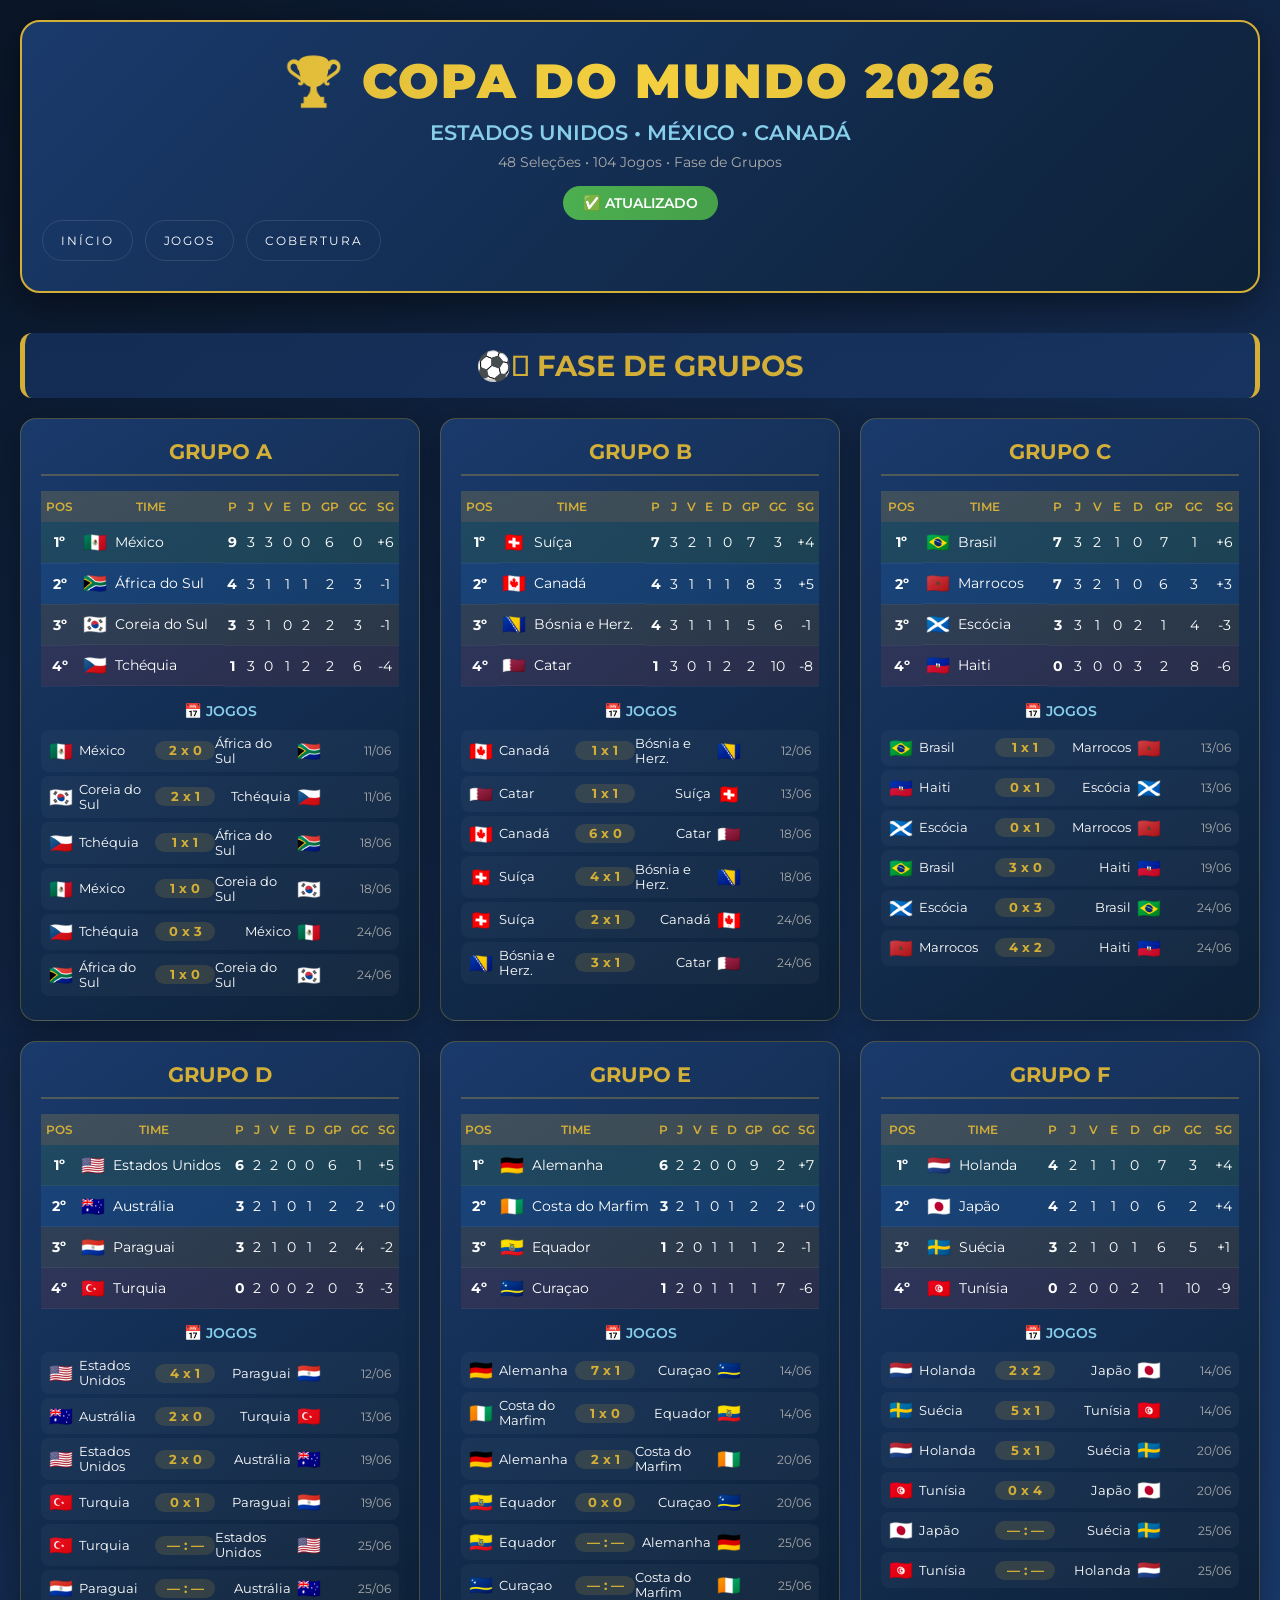
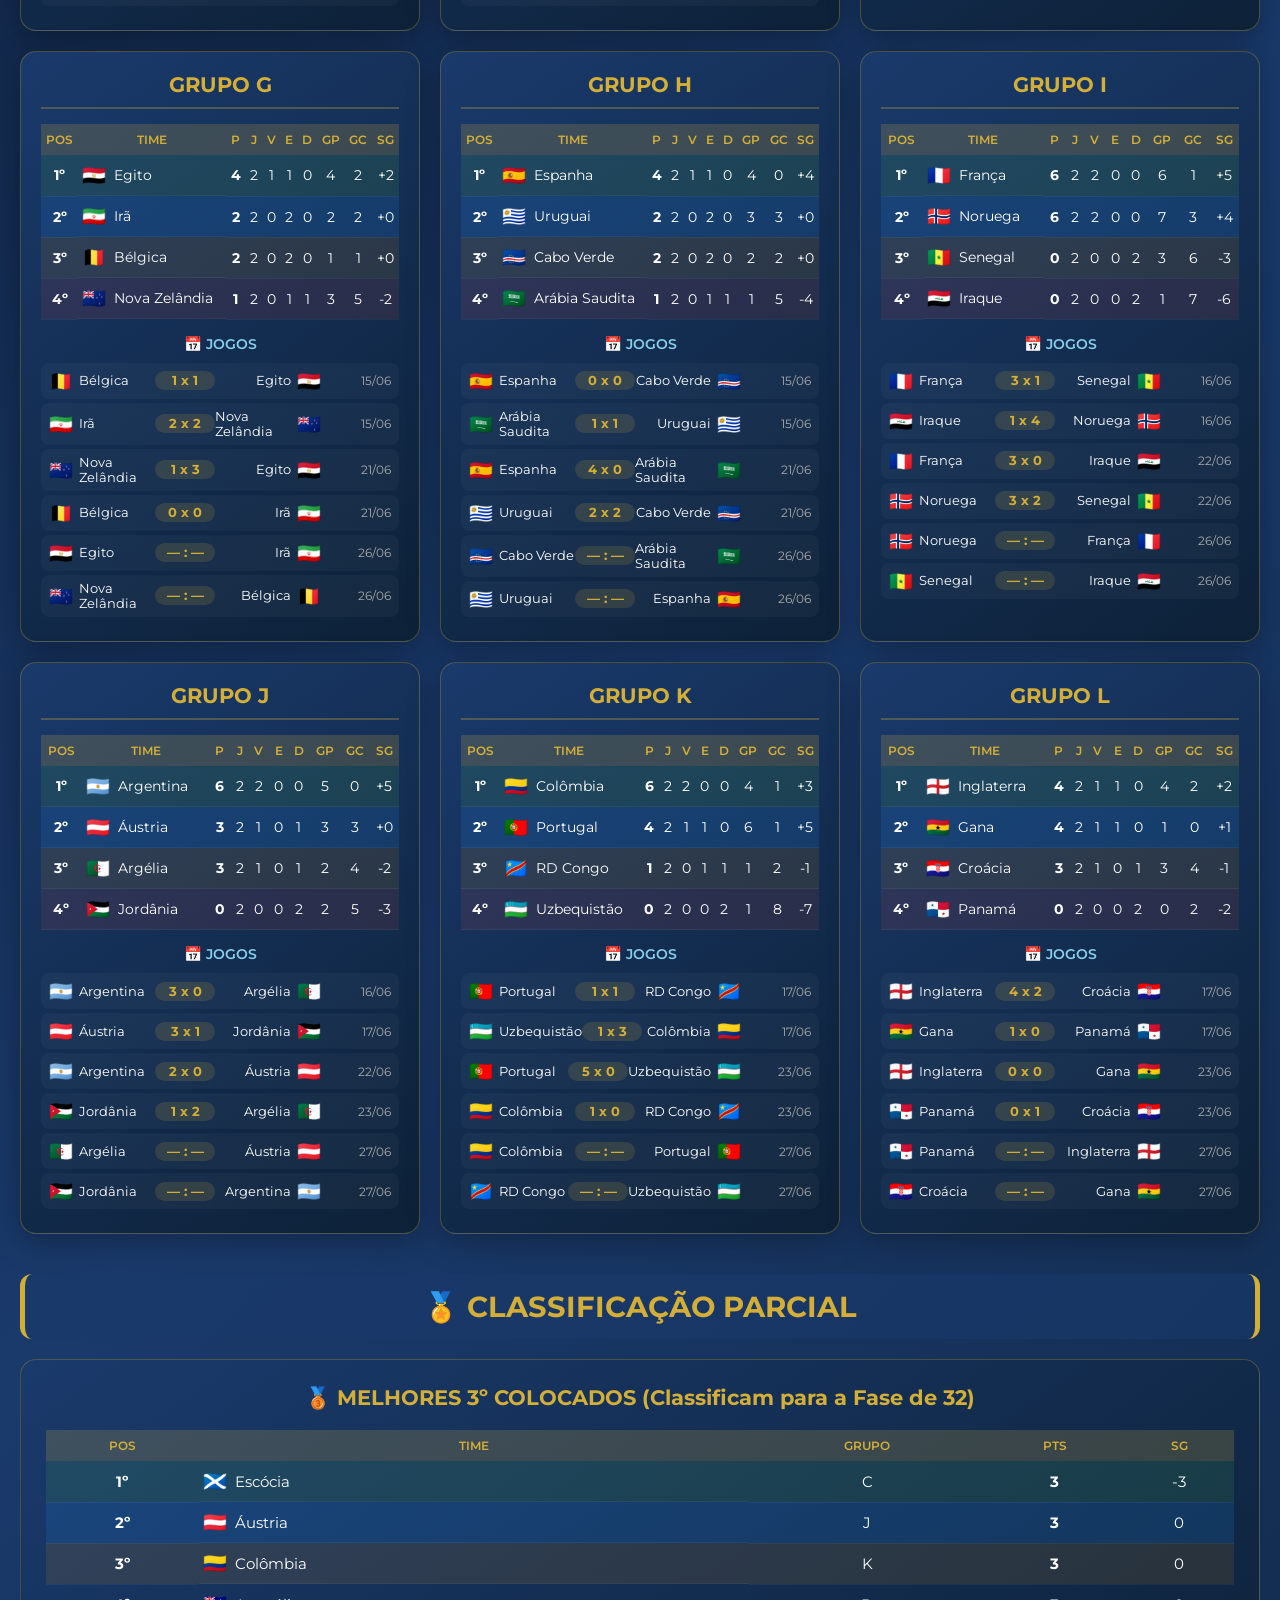
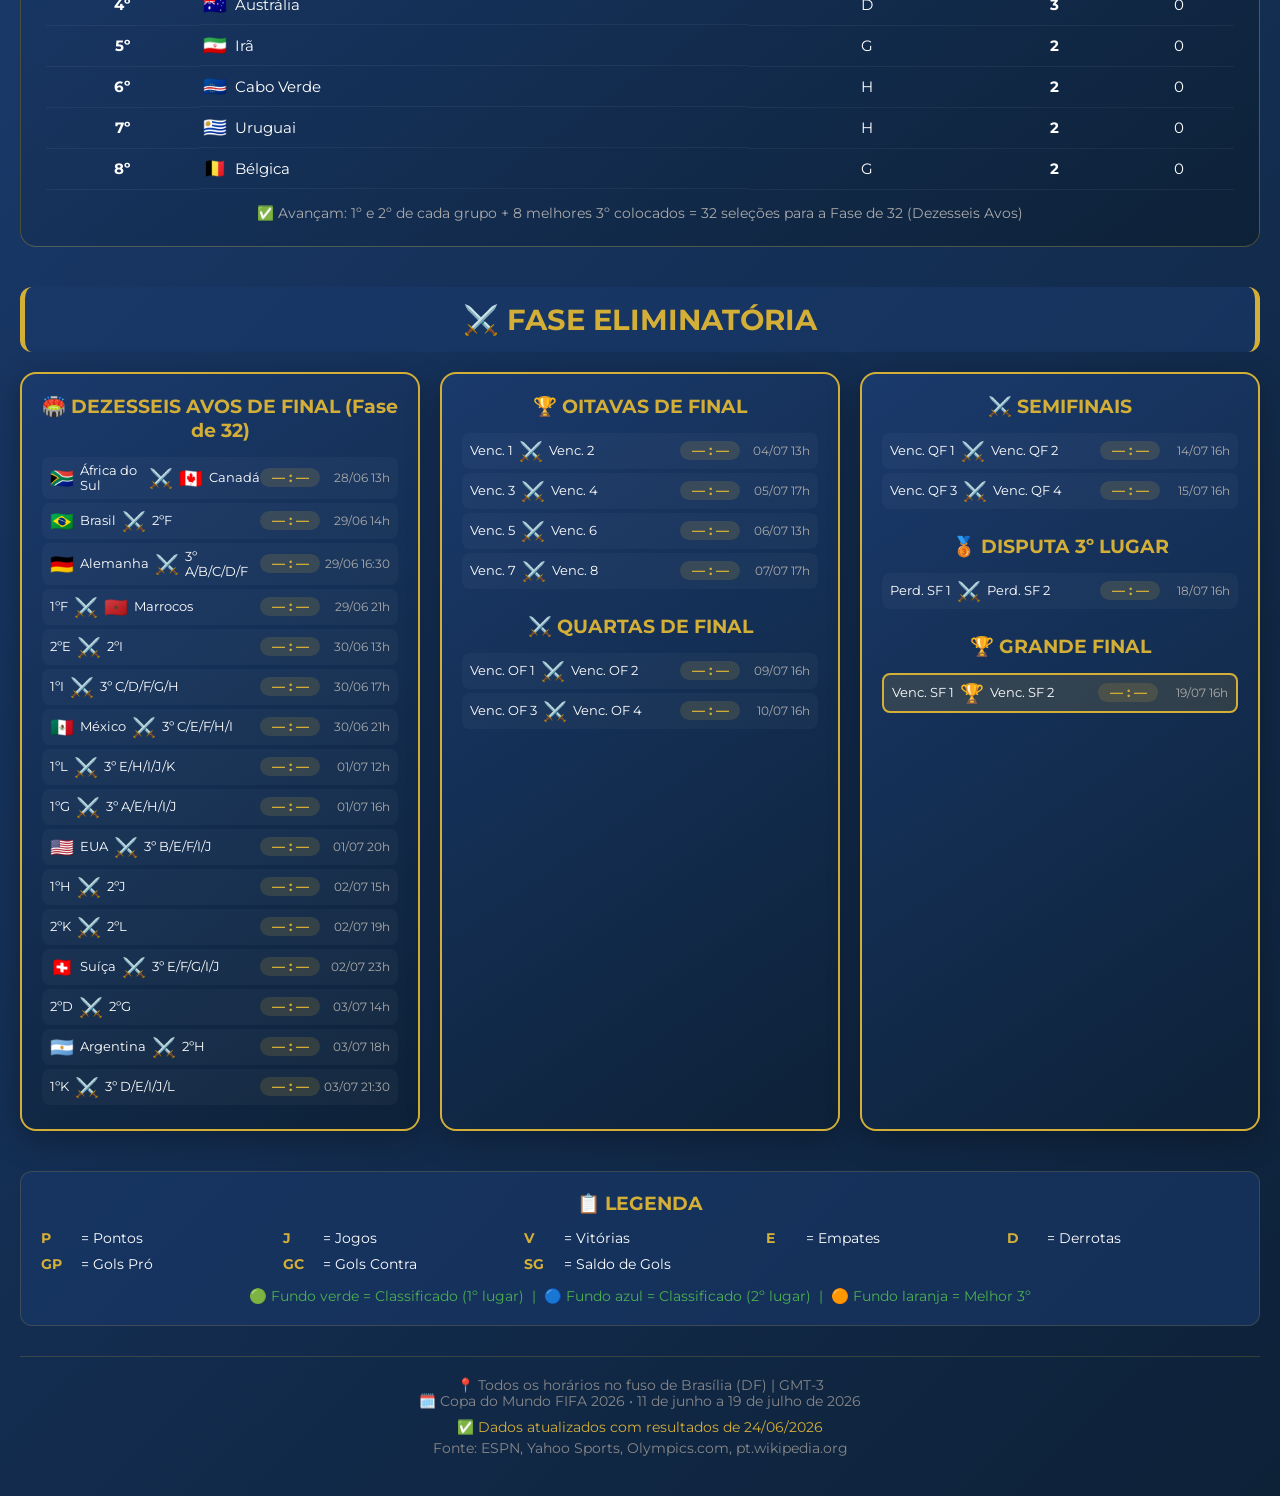
<file: api/lib/source.html>
<!DOCTYPE html>
<html lang="pt-BR">
<head>
<meta charset="UTF-8">
<meta name="viewport" content="width=device-width, initial-scale=1.0">
<title>Copa do Mundo 2026 - Tabela Atualizada </title>
<link rel="stylesheet" href="../../styles.css">

</head>
<style>
  @import url('https://fonts.googleapis.com/css2?family=Montserrat:wght@400;600;700;900&display=swap');

  * { margin: 0; padding: 0; box-sizing: border-box; }

  body {
    font-family: 'Montserrat', sans-serif;
    background: linear-gradient(135deg, #0a1628 0%, #1a3a6c 50%, #0d2137 100%);
    min-height: 100vh;
    color: #fff;
    padding: 20px;
  }

  .container {
    max-width: 1400px;
    margin: 0 auto;
  }

  .header {
    text-align: center;
    padding: 30px 20px;
    background: linear-gradient(135deg, #1a3a6c 0%, #0d2137 100%);
    border-radius: 20px;
    margin-bottom: 30px;
    border: 2px solid #d4af37;
    box-shadow: 0 10px 40px rgba(0,0,0,0.5);
  }

  .header h1 {
    font-size: 3rem;
    font-weight: 900;
    background: linear-gradient(90deg, #d4af37, #f4d03f, #d4af37);
    -webkit-background-clip: text;
    -webkit-text-fill-color: transparent;
    text-shadow: none;
    letter-spacing: 2px;
  }

  .header .subtitle {
    font-size: 1.3rem;
    color: #87ceeb;
    margin-top: 10px;
    font-weight: 600;
  }

  .header .info {
    font-size: 0.9rem;
    color: #aaa;
    margin-top: 8px;
  }

  .phase-title {
    text-align: center;
    font-size: 1.8rem;
    font-weight: 700;
    color: #d4af37;
    margin: 40px 0 20px 0;
    padding: 15px;
    background: rgba(26, 58, 108, 0.6);
    border-radius: 12px;
    border-left: 5px solid #d4af37;
    border-right: 5px solid #d4af37;
  }

  .groups-grid {
    display: grid;
    grid-template-columns: repeat(auto-fit, minmax(320px, 1fr));
    gap: 20px;
    margin-bottom: 40px;
  }

  .group-card {
    background: linear-gradient(145deg, #1a3a6c 0%, #0d2137 100%);
    border-radius: 16px;
    padding: 20px;
    border: 1px solid rgba(212, 175, 55, 0.3);
    box-shadow: 0 8px 32px rgba(0,0,0,0.3);
    transition: transform 0.3s, box-shadow 0.3s;
  }

  .group-card:hover {
    transform: translateY(-5px);
    box-shadow: 0 12px 40px rgba(212, 175, 55, 0.2);
  }

  .group-title {
    font-size: 1.3rem;
    font-weight: 700;
    color: #d4af37;
    text-align: center;
    margin-bottom: 15px;
    padding-bottom: 10px;
    border-bottom: 2px solid rgba(212, 175, 55, 0.3);
  }

  .standings-table {
    width: 100%;
    border-collapse: collapse;
    font-size: 0.85rem;
    margin-bottom: 15px;
  }

  .standings-table th {
    background: rgba(212, 175, 55, 0.2);
    color: #d4af37;
    padding: 8px 4px;
    font-weight: 600;
    font-size: 0.75rem;
    text-align: center;
  }

  .standings-table td {
    padding: 8px 4px;
    text-align: center;
    border-bottom: 1px solid rgba(255,255,255,0.05);
  }

  .standings-table .team-cell {
    text-align: left;
    display: flex;
    align-items: center;
    gap: 8px;
  }

  .flag {
    font-size: 1.2rem;
  }

  .pos-1 { background: rgba(76, 175, 80, 0.15); }
  .pos-2 { background: rgba(33, 150, 243, 0.15); }
  .pos-3 { background: rgba(255, 152, 0, 0.1); }
  .pos-4 { background: rgba(244, 67, 54, 0.1); }

  .matches-title {
    font-size: 0.9rem;
    font-weight: 600;
    color: #87ceeb;
    margin: 15px 0 10px 0;
    text-align: center;
  }

  .match-row {
    display: flex;
    justify-content: space-between;
    align-items: center;
    padding: 6px 8px;
    margin: 4px 0;
    background: rgba(255,255,255,0.03);
    border-radius: 8px;
    font-size: 0.8rem;
  }

  .match-row .teams {
    display: flex;
    align-items: center;
    gap: 6px;
    flex: 1;
  }

  .match-row .score {
    font-weight: 700;
    color: #d4af37;
    background: rgba(212, 175, 55, 0.15);
    padding: 2px 10px;
    border-radius: 12px;
    min-width: 60px;
    text-align: center;
  }

  .match-row .date {
    color: #aaa;
    font-size: 0.75rem;
    min-width: 70px;
    text-align: right;
  }

  .knockout-section {
    display: grid;
    grid-template-columns: repeat(auto-fit, minmax(280px, 1fr));
    gap: 20px;
    margin-bottom: 40px;
  }

  .knockout-card {
    background: linear-gradient(145deg, #1a3a6c 0%, #0d2137 100%);
    border-radius: 16px;
    padding: 20px;
    border: 2px solid #d4af37;
    box-shadow: 0 8px 32px rgba(0,0,0,0.3);
  }

  .knockout-card h3 {
    color: #d4af37;
    text-align: center;
    margin-bottom: 15px;
    font-size: 1.2rem;
  }

  .third-places {
    background: linear-gradient(145deg, #1a3a6c 0%, #0d2137 100%);
    border-radius: 16px;
    padding: 25px;
    border: 1px solid rgba(212, 175, 55, 0.3);
    margin-bottom: 40px;
  }

  .third-places h3 {
    color: #d4af37;
    text-align: center;
    margin-bottom: 20px;
    font-size: 1.3rem;
  }

  .legend {
    background: rgba(26, 58, 108, 0.6);
    border-radius: 12px;
    padding: 20px;
    margin-top: 30px;
    border: 1px solid rgba(212, 175, 55, 0.2);
  }

  .legend h3 {
    color: #d4af37;
    margin-bottom: 15px;
    text-align: center;
  }

  .legend-grid {
    display: grid;
    grid-template-columns: repeat(auto-fit, minmax(200px, 1fr));
    gap: 10px;
    font-size: 0.85rem;
  }

  .legend-item {
    display: flex;
    align-items: center;
    gap: 10px;
  }

  .legend-item .abbr {
    font-weight: 700;
    color: #d4af37;
    min-width: 30px;
  }

  .footer {
    text-align: center;
    padding: 20px;
    color: #888;
    font-size: 0.85rem;
    margin-top: 30px;
    border-top: 1px solid rgba(212, 175, 55, 0.2);
  }

  .update-badge {
    display: inline-block;
    background: linear-gradient(90deg, #4caf50, #45a049);
    color: white;
    padding: 8px 20px;
    border-radius: 20px;
    font-weight: 600;
    font-size: 0.9rem;
    margin-top: 15px;
  }

  .qualified { color: #4caf50; font-weight: 700; }
  .eliminated { color: #f44336; }

  @media print {
    body { background: #0a1628; }
    .group-card { break-inside: avoid; }
  }
</style>
</head>
<body>
<div class="container">

 <div class="header">

    <div class="header-top">

        <div class="header-left">
            <h1>🏆 COPA DO MUNDO 2026</h1>

            <div class="subtitle">
                ESTADOS UNIDOS • MÉXICO • CANADÁ
            </div>

            <div class="info">
                48 Seleções • 104 Jogos • Fase de Grupos
            </div>

            <div class="update-badge">
                ✅ ATUALIZADO
            </div>
        </div>

        <nav class="nav">
            <a href="/">Início</a>
            <a href="/jogos">Jogos</a>
            <a href="/admin">Cobertura</a>
        </nav>

    </div>

</div>
    </div>

    <div class="phase-title">⚽ FASE DE GRUPOS</div>

  <div class="groups-grid">

    <div class="group-card">
      <div class="group-title">GRUPO A</div>
      <table class="standings-table">
        <tr>
          <th>POS</th><th>TIME</th><th>P</th><th>J</th><th>V</th><th>E</th><th>D</th>
          <th>GP</th><th>GC</th><th>SG</th>
        </tr>

        <tr class="pos-1">
          <td><b>1º</b></td>
          <td class="team-cell"><span class="flag">🇲🇽</span> México</td>
          <td><b>9</b></td>
          <td>3</td>
          <td>3</td>
          <td>0</td>
          <td>0</td>
          <td>6</td>
          <td>0</td>
          <td>+6</td>
        </tr>

        <tr class="pos-2">
          <td><b>2º</b></td>
          <td class="team-cell"><span class="flag">🇿🇦</span> África do Sul</td>
          <td><b>4</b></td>
          <td>3</td>
          <td>1</td>
          <td>1</td>
          <td>1</td>
          <td>2</td>
          <td>3</td>
          <td>-1</td>
        </tr>

        <tr class="pos-3">
          <td><b>3º</b></td>
          <td class="team-cell"><span class="flag">🇰🇷</span> Coreia do Sul</td>
          <td><b>3</b></td>
          <td>3</td>
          <td>1</td>
          <td>0</td>
          <td>2</td>
          <td>2</td>
          <td>3</td>
          <td>-1</td>
        </tr>

        <tr class="pos-4">
          <td><b>4º</b></td>
          <td class="team-cell"><span class="flag">🇨🇿</span> Tchéquia</td>
          <td><b>1</b></td>
          <td>3</td>
          <td>0</td>
          <td>1</td>
          <td>2</td>
          <td>2</td>
          <td>6</td>
          <td>-4</td>
        </tr>

      </table>
      <div class="matches-title">📅 JOGOS</div>

      <div class="match-row">
        <div class="teams">
          <span class="flag">🇲🇽</span> México
        </div>
        <div class="score">2 x 0</div>
        <div class="teams" style="justify-content: flex-end;">
          África do Sul <span class="flag">🇿🇦</span>
        </div>
        <div class="date">11/06</div>
      </div>

      <div class="match-row">
        <div class="teams">
          <span class="flag">🇰🇷</span> Coreia do Sul
        </div>
        <div class="score">2 x 1</div>
        <div class="teams" style="justify-content: flex-end;">
          Tchéquia <span class="flag">🇨🇿</span>
        </div>
        <div class="date">11/06</div>
      </div>

      <div class="match-row">
        <div class="teams">
          <span class="flag">🇨🇿</span> Tchéquia
        </div>
        <div class="score">1 x 1</div>
        <div class="teams" style="justify-content: flex-end;">
          África do Sul <span class="flag">🇿🇦</span>
        </div>
        <div class="date">18/06</div>
      </div>

      <div class="match-row">
        <div class="teams">
          <span class="flag">🇲🇽</span> México
        </div>
        <div class="score">1 x 0</div>
        <div class="teams" style="justify-content: flex-end;">
          Coreia do Sul <span class="flag">🇰🇷</span>
        </div>
        <div class="date">18/06</div>
      </div>

      <div class="match-row">
        <div class="teams">
          <span class="flag">🇨🇿</span> Tchéquia
        </div>
        <div class="score">0 x 3</div>
        <div class="teams" style="justify-content: flex-end;">
          México <span class="flag">🇲🇽</span>
        </div>
        <div class="date">24/06</div>
      </div>

      <div class="match-row">
        <div class="teams">
          <span class="flag">🇿🇦</span> África do Sul
        </div>
        <div class="score">1 x 0</div>
        <div class="teams" style="justify-content: flex-end;">
          Coreia do Sul <span class="flag">🇰🇷</span>
        </div>
        <div class="date">24/06</div>
      </div>

    </div>

    <div class="group-card">
      <div class="group-title">GRUPO B</div>
      <table class="standings-table">
        <tr>
          <th>POS</th><th>TIME</th><th>P</th><th>J</th><th>V</th><th>E</th><th>D</th>
          <th>GP</th><th>GC</th><th>SG</th>
        </tr>

        <tr class="pos-1">
          <td><b>1º</b></td>
          <td class="team-cell"><span class="flag">🇨🇭</span> Suíça</td>
          <td><b>7</b></td>
          <td>3</td>
          <td>2</td>
          <td>1</td>
          <td>0</td>
          <td>7</td>
          <td>3</td>
          <td>+4</td>
        </tr>

        <tr class="pos-2">
          <td><b>2º</b></td>
          <td class="team-cell"><span class="flag">🇨🇦</span> Canadá</td>
          <td><b>4</b></td>
          <td>3</td>
          <td>1</td>
          <td>1</td>
          <td>1</td>
          <td>8</td>
          <td>3</td>
          <td>+5</td>
        </tr>

        <tr class="pos-3">
          <td><b>3º</b></td>
          <td class="team-cell"><span class="flag">🇧🇦</span> Bósnia e Herz.</td>
          <td><b>4</b></td>
          <td>3</td>
          <td>1</td>
          <td>1</td>
          <td>1</td>
          <td>5</td>
          <td>6</td>
          <td>-1</td>
        </tr>

        <tr class="pos-4">
          <td><b>4º</b></td>
          <td class="team-cell"><span class="flag">🇶🇦</span> Catar</td>
          <td><b>1</b></td>
          <td>3</td>
          <td>0</td>
          <td>1</td>
          <td>2</td>
          <td>2</td>
          <td>10</td>
          <td>-8</td>
        </tr>

      </table>
      <div class="matches-title">📅 JOGOS</div>

      <div class="match-row">
        <div class="teams">
          <span class="flag">🇨🇦</span> Canadá
        </div>
        <div class="score">1 x 1</div>
        <div class="teams" style="justify-content: flex-end;">
          Bósnia e Herz. <span class="flag">🇧🇦</span>
        </div>
        <div class="date">12/06</div>
      </div>

      <div class="match-row">
        <div class="teams">
          <span class="flag">🇶🇦</span> Catar
        </div>
        <div class="score">1 x 1</div>
        <div class="teams" style="justify-content: flex-end;">
          Suíça <span class="flag">🇨🇭</span>
        </div>
        <div class="date">13/06</div>
      </div>

      <div class="match-row">
        <div class="teams">
          <span class="flag">🇨🇦</span> Canadá
        </div>
        <div class="score">6 x 0</div>
        <div class="teams" style="justify-content: flex-end;">
          Catar <span class="flag">🇶🇦</span>
        </div>
        <div class="date">18/06</div>
      </div>

      <div class="match-row">
        <div class="teams">
          <span class="flag">🇨🇭</span> Suíça
        </div>
        <div class="score">4 x 1</div>
        <div class="teams" style="justify-content: flex-end;">
          Bósnia e Herz. <span class="flag">🇧🇦</span>
        </div>
        <div class="date">18/06</div>
      </div>

      <div class="match-row">
        <div class="teams">
          <span class="flag">🇨🇭</span> Suíça
        </div>
        <div class="score">2 x 1</div>
        <div class="teams" style="justify-content: flex-end;">
          Canadá <span class="flag">🇨🇦</span>
        </div>
        <div class="date">24/06</div>
      </div>

      <div class="match-row">
        <div class="teams">
          <span class="flag">🇧🇦</span> Bósnia e Herz.
        </div>
        <div class="score">3 x 1</div>
        <div class="teams" style="justify-content: flex-end;">
          Catar <span class="flag">🇶🇦</span>
        </div>
        <div class="date">24/06</div>
      </div>

    </div>

    <div class="group-card">
      <div class="group-title">GRUPO C</div>
      <table class="standings-table">
        <tr>
          <th>POS</th><th>TIME</th><th>P</th><th>J</th><th>V</th><th>E</th><th>D</th>
          <th>GP</th><th>GC</th><th>SG</th>
        </tr>

        <tr class="pos-1">
          <td><b>1º</b></td>
          <td class="team-cell"><span class="flag">🇧🇷</span> Brasil</td>
          <td><b>7</b></td>
          <td>3</td>
          <td>2</td>
          <td>1</td>
          <td>0</td>
          <td>7</td>
          <td>1</td>
          <td>+6</td>
        </tr>

        <tr class="pos-2">
          <td><b>2º</b></td>
          <td class="team-cell"><span class="flag">🇲🇦</span> Marrocos</td>
          <td><b>7</b></td>
          <td>3</td>
          <td>2</td>
          <td>1</td>
          <td>0</td>
          <td>6</td>
          <td>3</td>
          <td>+3</td>
        </tr>

        <tr class="pos-3">
          <td><b>3º</b></td>
          <td class="team-cell"><span class="flag">🏴󠁧󠁢󠁳󠁣󠁴󠁿</span> Escócia</td>
          <td><b>3</b></td>
          <td>3</td>
          <td>1</td>
          <td>0</td>
          <td>2</td>
          <td>1</td>
          <td>4</td>
          <td>-3</td>
        </tr>

        <tr class="pos-4">
          <td><b>4º</b></td>
          <td class="team-cell"><span class="flag">🇭🇹</span> Haiti</td>
          <td><b>0</b></td>
          <td>3</td>
          <td>0</td>
          <td>0</td>
          <td>3</td>
          <td>2</td>
          <td>8</td>
          <td>-6</td>
        </tr>

      </table>
      <div class="matches-title">📅 JOGOS</div>

      <div class="match-row">
        <div class="teams">
          <span class="flag">🇧🇷</span> Brasil
        </div>
        <div class="score">1 x 1</div>
        <div class="teams" style="justify-content: flex-end;">
          Marrocos <span class="flag">🇲🇦</span>
        </div>
        <div class="date">13/06</div>
      </div>

      <div class="match-row">
        <div class="teams">
          <span class="flag">🇭🇹</span> Haiti
        </div>
        <div class="score">0 x 1</div>
        <div class="teams" style="justify-content: flex-end;">
          Escócia <span class="flag">🏴󠁧󠁢󠁳󠁣󠁴󠁿</span>
        </div>
        <div class="date">13/06</div>
      </div>

      <div class="match-row">
        <div class="teams">
          <span class="flag">🏴󠁧󠁢󠁳󠁣󠁴󠁿</span> Escócia
        </div>
        <div class="score">0 x 1</div>
        <div class="teams" style="justify-content: flex-end;">
          Marrocos <span class="flag">🇲🇦</span>
        </div>
        <div class="date">19/06</div>
      </div>

      <div class="match-row">
        <div class="teams">
          <span class="flag">🇧🇷</span> Brasil
        </div>
        <div class="score">3 x 0</div>
        <div class="teams" style="justify-content: flex-end;">
          Haiti <span class="flag">🇭🇹</span>
        </div>
        <div class="date">19/06</div>
      </div>

      <div class="match-row">
        <div class="teams">
          <span class="flag">🏴󠁧󠁢󠁳󠁣󠁴󠁿</span> Escócia
        </div>
        <div class="score">0 x 3</div>
        <div class="teams" style="justify-content: flex-end;">
          Brasil <span class="flag">🇧🇷</span>
        </div>
        <div class="date">24/06</div>
      </div>

      <div class="match-row">
        <div class="teams">
          <span class="flag">🇲🇦</span> Marrocos
        </div>
        <div class="score">4 x 2</div>
        <div class="teams" style="justify-content: flex-end;">
          Haiti <span class="flag">🇭🇹</span>
        </div>
        <div class="date">24/06</div>
      </div>

    </div>

    <div class="group-card">
      <div class="group-title">GRUPO D</div>
      <table class="standings-table">
        <tr>
          <th>POS</th><th>TIME</th><th>P</th><th>J</th><th>V</th><th>E</th><th>D</th>
          <th>GP</th><th>GC</th><th>SG</th>
        </tr>

        <tr class="pos-1">
          <td><b>1º</b></td>
          <td class="team-cell"><span class="flag">🇺🇸</span> Estados Unidos</td>
          <td><b>6</b></td>
          <td>2</td>
          <td>2</td>
          <td>0</td>
          <td>0</td>
          <td>6</td>
          <td>1</td>
          <td>+5</td>
        </tr>

        <tr class="pos-2">
          <td><b>2º</b></td>
          <td class="team-cell"><span class="flag">🇦🇺</span> Austrália</td>
          <td><b>3</b></td>
          <td>2</td>
          <td>1</td>
          <td>0</td>
          <td>1</td>
          <td>2</td>
          <td>2</td>
          <td>+0</td>
        </tr>

        <tr class="pos-3">
          <td><b>3º</b></td>
          <td class="team-cell"><span class="flag">🇵🇾</span> Paraguai</td>
          <td><b>3</b></td>
          <td>2</td>
          <td>1</td>
          <td>0</td>
          <td>1</td>
          <td>2</td>
          <td>4</td>
          <td>-2</td>
        </tr>

        <tr class="pos-4">
          <td><b>4º</b></td>
          <td class="team-cell"><span class="flag">🇹🇷</span> Turquia</td>
          <td><b>0</b></td>
          <td>2</td>
          <td>0</td>
          <td>0</td>
          <td>2</td>
          <td>0</td>
          <td>3</td>
          <td>-3</td>
        </tr>

      </table>
      <div class="matches-title">📅 JOGOS</div>

      <div class="match-row">
        <div class="teams">
          <span class="flag">🇺🇸</span> Estados Unidos
        </div>
        <div class="score">4 x 1</div>
        <div class="teams" style="justify-content: flex-end;">
          Paraguai <span class="flag">🇵🇾</span>
        </div>
        <div class="date">12/06</div>
      </div>

      <div class="match-row">
        <div class="teams">
          <span class="flag">🇦🇺</span> Austrália
        </div>
        <div class="score">2 x 0</div>
        <div class="teams" style="justify-content: flex-end;">
          Turquia <span class="flag">🇹🇷</span>
        </div>
        <div class="date">13/06</div>
      </div>

      <div class="match-row">
        <div class="teams">
          <span class="flag">🇺🇸</span> Estados Unidos
        </div>
        <div class="score">2 x 0</div>
        <div class="teams" style="justify-content: flex-end;">
          Austrália <span class="flag">🇦🇺</span>
        </div>
        <div class="date">19/06</div>
      </div>

      <div class="match-row">
        <div class="teams">
          <span class="flag">🇹🇷</span> Turquia
        </div>
        <div class="score">0 x 1</div>
        <div class="teams" style="justify-content: flex-end;">
          Paraguai <span class="flag">🇵🇾</span>
        </div>
        <div class="date">19/06</div>
      </div>

      <div class="match-row">
        <div class="teams">
          <span class="flag">🇹🇷</span> Turquia
        </div>
        <div class="score">— : —</div>
        <div class="teams" style="justify-content: flex-end;">
          Estados Unidos <span class="flag">🇺🇸</span>
        </div>
        <div class="date">25/06</div>
      </div>

      <div class="match-row">
        <div class="teams">
          <span class="flag">🇵🇾</span> Paraguai
        </div>
        <div class="score">— : —</div>
        <div class="teams" style="justify-content: flex-end;">
          Austrália <span class="flag">🇦🇺</span>
        </div>
        <div class="date">25/06</div>
      </div>

    </div>

    <div class="group-card">
      <div class="group-title">GRUPO E</div>
      <table class="standings-table">
        <tr>
          <th>POS</th><th>TIME</th><th>P</th><th>J</th><th>V</th><th>E</th><th>D</th>
          <th>GP</th><th>GC</th><th>SG</th>
        </tr>

        <tr class="pos-1">
          <td><b>1º</b></td>
          <td class="team-cell"><span class="flag">🇩🇪</span> Alemanha</td>
          <td><b>6</b></td>
          <td>2</td>
          <td>2</td>
          <td>0</td>
          <td>0</td>
          <td>9</td>
          <td>2</td>
          <td>+7</td>
        </tr>

        <tr class="pos-2">
          <td><b>2º</b></td>
          <td class="team-cell"><span class="flag">🇨🇮</span> Costa do Marfim</td>
          <td><b>3</b></td>
          <td>2</td>
          <td>1</td>
          <td>0</td>
          <td>1</td>
          <td>2</td>
          <td>2</td>
          <td>+0</td>
        </tr>

        <tr class="pos-3">
          <td><b>3º</b></td>
          <td class="team-cell"><span class="flag">🇪🇨</span> Equador</td>
          <td><b>1</b></td>
          <td>2</td>
          <td>0</td>
          <td>1</td>
          <td>1</td>
          <td>1</td>
          <td>2</td>
          <td>-1</td>
        </tr>

        <tr class="pos-4">
          <td><b>4º</b></td>
          <td class="team-cell"><span class="flag">🇨🇼</span> Curaçao</td>
          <td><b>1</b></td>
          <td>2</td>
          <td>0</td>
          <td>1</td>
          <td>1</td>
          <td>1</td>
          <td>7</td>
          <td>-6</td>
        </tr>

      </table>
      <div class="matches-title">📅 JOGOS</div>

      <div class="match-row">
        <div class="teams">
          <span class="flag">🇩🇪</span> Alemanha
        </div>
        <div class="score">7 x 1</div>
        <div class="teams" style="justify-content: flex-end;">
          Curaçao <span class="flag">🇨🇼</span>
        </div>
        <div class="date">14/06</div>
      </div>

      <div class="match-row">
        <div class="teams">
          <span class="flag">🇨🇮</span> Costa do Marfim
        </div>
        <div class="score">1 x 0</div>
        <div class="teams" style="justify-content: flex-end;">
          Equador <span class="flag">🇪🇨</span>
        </div>
        <div class="date">14/06</div>
      </div>

      <div class="match-row">
        <div class="teams">
          <span class="flag">🇩🇪</span> Alemanha
        </div>
        <div class="score">2 x 1</div>
        <div class="teams" style="justify-content: flex-end;">
          Costa do Marfim <span class="flag">🇨🇮</span>
        </div>
        <div class="date">20/06</div>
      </div>

      <div class="match-row">
        <div class="teams">
          <span class="flag">🇪🇨</span> Equador
        </div>
        <div class="score">0 x 0</div>
        <div class="teams" style="justify-content: flex-end;">
          Curaçao <span class="flag">🇨🇼</span>
        </div>
        <div class="date">20/06</div>
      </div>

      <div class="match-row">
        <div class="teams">
          <span class="flag">🇪🇨</span> Equador
        </div>
        <div class="score">— : —</div>
        <div class="teams" style="justify-content: flex-end;">
          Alemanha <span class="flag">🇩🇪</span>
        </div>
        <div class="date">25/06</div>
      </div>

      <div class="match-row">
        <div class="teams">
          <span class="flag">🇨🇼</span> Curaçao
        </div>
        <div class="score">— : —</div>
        <div class="teams" style="justify-content: flex-end;">
          Costa do Marfim <span class="flag">🇨🇮</span>
        </div>
        <div class="date">25/06</div>
      </div>

    </div>

    <div class="group-card">
      <div class="group-title">GRUPO F</div>
      <table class="standings-table">
        <tr>
          <th>POS</th><th>TIME</th><th>P</th><th>J</th><th>V</th><th>E</th><th>D</th>
          <th>GP</th><th>GC</th><th>SG</th>
        </tr>

        <tr class="pos-1">
          <td><b>1º</b></td>
          <td class="team-cell"><span class="flag">🇳🇱</span> Holanda</td>
          <td><b>4</b></td>
          <td>2</td>
          <td>1</td>
          <td>1</td>
          <td>0</td>
          <td>7</td>
          <td>3</td>
          <td>+4</td>
        </tr>

        <tr class="pos-2">
          <td><b>2º</b></td>
          <td class="team-cell"><span class="flag">🇯🇵</span> Japão</td>
          <td><b>4</b></td>
          <td>2</td>
          <td>1</td>
          <td>1</td>
          <td>0</td>
          <td>6</td>
          <td>2</td>
          <td>+4</td>
        </tr>

        <tr class="pos-3">
          <td><b>3º</b></td>
          <td class="team-cell"><span class="flag">🇸🇪</span> Suécia</td>
          <td><b>3</b></td>
          <td>2</td>
          <td>1</td>
          <td>0</td>
          <td>1</td>
          <td>6</td>
          <td>5</td>
          <td>+1</td>
        </tr>

        <tr class="pos-4">
          <td><b>4º</b></td>
          <td class="team-cell"><span class="flag">🇹🇳</span> Tunísia</td>
          <td><b>0</b></td>
          <td>2</td>
          <td>0</td>
          <td>0</td>
          <td>2</td>
          <td>1</td>
          <td>10</td>
          <td>-9</td>
        </tr>

      </table>
      <div class="matches-title">📅 JOGOS</div>

      <div class="match-row">
        <div class="teams">
          <span class="flag">🇳🇱</span> Holanda
        </div>
        <div class="score">2 x 2</div>
        <div class="teams" style="justify-content: flex-end;">
          Japão <span class="flag">🇯🇵</span>
        </div>
        <div class="date">14/06</div>
      </div>

      <div class="match-row">
        <div class="teams">
          <span class="flag">🇸🇪</span> Suécia
        </div>
        <div class="score">5 x 1</div>
        <div class="teams" style="justify-content: flex-end;">
          Tunísia <span class="flag">🇹🇳</span>
        </div>
        <div class="date">14/06</div>
      </div>

      <div class="match-row">
        <div class="teams">
          <span class="flag">🇳🇱</span> Holanda
        </div>
        <div class="score">5 x 1</div>
        <div class="teams" style="justify-content: flex-end;">
          Suécia <span class="flag">🇸🇪</span>
        </div>
        <div class="date">20/06</div>
      </div>

      <div class="match-row">
        <div class="teams">
          <span class="flag">🇹🇳</span> Tunísia
        </div>
        <div class="score">0 x 4</div>
        <div class="teams" style="justify-content: flex-end;">
          Japão <span class="flag">🇯🇵</span>
        </div>
        <div class="date">20/06</div>
      </div>

      <div class="match-row">
        <div class="teams">
          <span class="flag">🇯🇵</span> Japão
        </div>
        <div class="score">— : —</div>
        <div class="teams" style="justify-content: flex-end;">
          Suécia <span class="flag">🇸🇪</span>
        </div>
        <div class="date">25/06</div>
      </div>

      <div class="match-row">
        <div class="teams">
          <span class="flag">🇹🇳</span> Tunísia
        </div>
        <div class="score">— : —</div>
        <div class="teams" style="justify-content: flex-end;">
          Holanda <span class="flag">🇳🇱</span>
        </div>
        <div class="date">25/06</div>
      </div>

    </div>

    <div class="group-card">
      <div class="group-title">GRUPO G</div>
      <table class="standings-table">
        <tr>
          <th>POS</th><th>TIME</th><th>P</th><th>J</th><th>V</th><th>E</th><th>D</th>
          <th>GP</th><th>GC</th><th>SG</th>
        </tr>

        <tr class="pos-1">
          <td><b>1º</b></td>
          <td class="team-cell"><span class="flag">🇪🇬</span> Egito</td>
          <td><b>4</b></td>
          <td>2</td>
          <td>1</td>
          <td>1</td>
          <td>0</td>
          <td>4</td>
          <td>2</td>
          <td>+2</td>
        </tr>

        <tr class="pos-2">
          <td><b>2º</b></td>
          <td class="team-cell"><span class="flag">🇮🇷</span> Irã</td>
          <td><b>2</b></td>
          <td>2</td>
          <td>0</td>
          <td>2</td>
          <td>0</td>
          <td>2</td>
          <td>2</td>
          <td>+0</td>
        </tr>

        <tr class="pos-3">
          <td><b>3º</b></td>
          <td class="team-cell"><span class="flag">🇧🇪</span> Bélgica</td>
          <td><b>2</b></td>
          <td>2</td>
          <td>0</td>
          <td>2</td>
          <td>0</td>
          <td>1</td>
          <td>1</td>
          <td>+0</td>
        </tr>

        <tr class="pos-4">
          <td><b>4º</b></td>
          <td class="team-cell"><span class="flag">🇳🇿</span> Nova Zelândia</td>
          <td><b>1</b></td>
          <td>2</td>
          <td>0</td>
          <td>1</td>
          <td>1</td>
          <td>3</td>
          <td>5</td>
          <td>-2</td>
        </tr>

      </table>
      <div class="matches-title">📅 JOGOS</div>

      <div class="match-row">
        <div class="teams">
          <span class="flag">🇧🇪</span> Bélgica
        </div>
        <div class="score">1 x 1</div>
        <div class="teams" style="justify-content: flex-end;">
          Egito <span class="flag">🇪🇬</span>
        </div>
        <div class="date">15/06</div>
      </div>

      <div class="match-row">
        <div class="teams">
          <span class="flag">🇮🇷</span> Irã
        </div>
        <div class="score">2 x 2</div>
        <div class="teams" style="justify-content: flex-end;">
          Nova Zelândia <span class="flag">🇳🇿</span>
        </div>
        <div class="date">15/06</div>
      </div>

      <div class="match-row">
        <div class="teams">
          <span class="flag">🇳🇿</span> Nova Zelândia
        </div>
        <div class="score">1 x 3</div>
        <div class="teams" style="justify-content: flex-end;">
          Egito <span class="flag">🇪🇬</span>
        </div>
        <div class="date">21/06</div>
      </div>

      <div class="match-row">
        <div class="teams">
          <span class="flag">🇧🇪</span> Bélgica
        </div>
        <div class="score">0 x 0</div>
        <div class="teams" style="justify-content: flex-end;">
          Irã <span class="flag">🇮🇷</span>
        </div>
        <div class="date">21/06</div>
      </div>

      <div class="match-row">
        <div class="teams">
          <span class="flag">🇪🇬</span> Egito
        </div>
        <div class="score">— : —</div>
        <div class="teams" style="justify-content: flex-end;">
          Irã <span class="flag">🇮🇷</span>
        </div>
        <div class="date">26/06</div>
      </div>

      <div class="match-row">
        <div class="teams">
          <span class="flag">🇳🇿</span> Nova Zelândia
        </div>
        <div class="score">— : —</div>
        <div class="teams" style="justify-content: flex-end;">
          Bélgica <span class="flag">🇧🇪</span>
        </div>
        <div class="date">26/06</div>
      </div>

    </div>

    <div class="group-card">
      <div class="group-title">GRUPO H</div>
      <table class="standings-table">
        <tr>
          <th>POS</th><th>TIME</th><th>P</th><th>J</th><th>V</th><th>E</th><th>D</th>
          <th>GP</th><th>GC</th><th>SG</th>
        </tr>

        <tr class="pos-1">
          <td><b>1º</b></td>
          <td class="team-cell"><span class="flag">🇪🇸</span> Espanha</td>
          <td><b>4</b></td>
          <td>2</td>
          <td>1</td>
          <td>1</td>
          <td>0</td>
          <td>4</td>
          <td>0</td>
          <td>+4</td>
        </tr>

        <tr class="pos-2">
          <td><b>2º</b></td>
          <td class="team-cell"><span class="flag">🇺🇾</span> Uruguai</td>
          <td><b>2</b></td>
          <td>2</td>
          <td>0</td>
          <td>2</td>
          <td>0</td>
          <td>3</td>
          <td>3</td>
          <td>+0</td>
        </tr>

        <tr class="pos-3">
          <td><b>3º</b></td>
          <td class="team-cell"><span class="flag">🇨🇻</span> Cabo Verde</td>
          <td><b>2</b></td>
          <td>2</td>
          <td>0</td>
          <td>2</td>
          <td>0</td>
          <td>2</td>
          <td>2</td>
          <td>+0</td>
        </tr>

        <tr class="pos-4">
          <td><b>4º</b></td>
          <td class="team-cell"><span class="flag">🇸🇦</span> Arábia Saudita</td>
          <td><b>1</b></td>
          <td>2</td>
          <td>0</td>
          <td>1</td>
          <td>1</td>
          <td>1</td>
          <td>5</td>
          <td>-4</td>
        </tr>

      </table>
      <div class="matches-title">📅 JOGOS</div>

      <div class="match-row">
        <div class="teams">
          <span class="flag">🇪🇸</span> Espanha
        </div>
        <div class="score">0 x 0</div>
        <div class="teams" style="justify-content: flex-end;">
          Cabo Verde <span class="flag">🇨🇻</span>
        </div>
        <div class="date">15/06</div>
      </div>

      <div class="match-row">
        <div class="teams">
          <span class="flag">🇸🇦</span> Arábia Saudita
        </div>
        <div class="score">1 x 1</div>
        <div class="teams" style="justify-content: flex-end;">
          Uruguai <span class="flag">🇺🇾</span>
        </div>
        <div class="date">15/06</div>
      </div>

      <div class="match-row">
        <div class="teams">
          <span class="flag">🇪🇸</span> Espanha
        </div>
        <div class="score">4 x 0</div>
        <div class="teams" style="justify-content: flex-end;">
          Arábia Saudita <span class="flag">🇸🇦</span>
        </div>
        <div class="date">21/06</div>
      </div>

      <div class="match-row">
        <div class="teams">
          <span class="flag">🇺🇾</span> Uruguai
        </div>
        <div class="score">2 x 2</div>
        <div class="teams" style="justify-content: flex-end;">
          Cabo Verde <span class="flag">🇨🇻</span>
        </div>
        <div class="date">21/06</div>
      </div>

      <div class="match-row">
        <div class="teams">
          <span class="flag">🇨🇻</span> Cabo Verde
        </div>
        <div class="score">— : —</div>
        <div class="teams" style="justify-content: flex-end;">
          Arábia Saudita <span class="flag">🇸🇦</span>
        </div>
        <div class="date">26/06</div>
      </div>

      <div class="match-row">
        <div class="teams">
          <span class="flag">🇺🇾</span> Uruguai
        </div>
        <div class="score">— : —</div>
        <div class="teams" style="justify-content: flex-end;">
          Espanha <span class="flag">🇪🇸</span>
        </div>
        <div class="date">26/06</div>
      </div>

    </div>

    <div class="group-card">
      <div class="group-title">GRUPO I</div>
      <table class="standings-table">
        <tr>
          <th>POS</th><th>TIME</th><th>P</th><th>J</th><th>V</th><th>E</th><th>D</th>
          <th>GP</th><th>GC</th><th>SG</th>
        </tr>

        <tr class="pos-1">
          <td><b>1º</b></td>
          <td class="team-cell"><span class="flag">🇫🇷</span> França</td>
          <td><b>6</b></td>
          <td>2</td>
          <td>2</td>
          <td>0</td>
          <td>0</td>
          <td>6</td>
          <td>1</td>
          <td>+5</td>
        </tr>

        <tr class="pos-2">
          <td><b>2º</b></td>
          <td class="team-cell"><span class="flag">🇳🇴</span> Noruega</td>
          <td><b>6</b></td>
          <td>2</td>
          <td>2</td>
          <td>0</td>
          <td>0</td>
          <td>7</td>
          <td>3</td>
          <td>+4</td>
        </tr>

        <tr class="pos-3">
          <td><b>3º</b></td>
          <td class="team-cell"><span class="flag">🇸🇳</span> Senegal</td>
          <td><b>0</b></td>
          <td>2</td>
          <td>0</td>
          <td>0</td>
          <td>2</td>
          <td>3</td>
          <td>6</td>
          <td>-3</td>
        </tr>

        <tr class="pos-4">
          <td><b>4º</b></td>
          <td class="team-cell"><span class="flag">🇮🇶</span> Iraque</td>
          <td><b>0</b></td>
          <td>2</td>
          <td>0</td>
          <td>0</td>
          <td>2</td>
          <td>1</td>
          <td>7</td>
          <td>-6</td>
        </tr>

      </table>
      <div class="matches-title">📅 JOGOS</div>

      <div class="match-row">
        <div class="teams">
          <span class="flag">🇫🇷</span> França
        </div>
        <div class="score">3 x 1</div>
        <div class="teams" style="justify-content: flex-end;">
          Senegal <span class="flag">🇸🇳</span>
        </div>
        <div class="date">16/06</div>
      </div>

      <div class="match-row">
        <div class="teams">
          <span class="flag">🇮🇶</span> Iraque
        </div>
        <div class="score">1 x 4</div>
        <div class="teams" style="justify-content: flex-end;">
          Noruega <span class="flag">🇳🇴</span>
        </div>
        <div class="date">16/06</div>
      </div>

      <div class="match-row">
        <div class="teams">
          <span class="flag">🇫🇷</span> França
        </div>
        <div class="score">3 x 0</div>
        <div class="teams" style="justify-content: flex-end;">
          Iraque <span class="flag">🇮🇶</span>
        </div>
        <div class="date">22/06</div>
      </div>

      <div class="match-row">
        <div class="teams">
          <span class="flag">🇳🇴</span> Noruega
        </div>
        <div class="score">3 x 2</div>
        <div class="teams" style="justify-content: flex-end;">
          Senegal <span class="flag">🇸🇳</span>
        </div>
        <div class="date">22/06</div>
      </div>

      <div class="match-row">
        <div class="teams">
          <span class="flag">🇳🇴</span> Noruega
        </div>
        <div class="score">— : —</div>
        <div class="teams" style="justify-content: flex-end;">
          França <span class="flag">🇫🇷</span>
        </div>
        <div class="date">26/06</div>
      </div>

      <div class="match-row">
        <div class="teams">
          <span class="flag">🇸🇳</span> Senegal
        </div>
        <div class="score">— : —</div>
        <div class="teams" style="justify-content: flex-end;">
          Iraque <span class="flag">🇮🇶</span>
        </div>
        <div class="date">26/06</div>
      </div>

    </div>

    <div class="group-card">
      <div class="group-title">GRUPO J</div>
      <table class="standings-table">
        <tr>
          <th>POS</th><th>TIME</th><th>P</th><th>J</th><th>V</th><th>E</th><th>D</th>
          <th>GP</th><th>GC</th><th>SG</th>
        </tr>

        <tr class="pos-1">
          <td><b>1º</b></td>
          <td class="team-cell"><span class="flag">🇦🇷</span> Argentina</td>
          <td><b>6</b></td>
          <td>2</td>
          <td>2</td>
          <td>0</td>
          <td>0</td>
          <td>5</td>
          <td>0</td>
          <td>+5</td>
        </tr>

        <tr class="pos-2">
          <td><b>2º</b></td>
          <td class="team-cell"><span class="flag">🇦🇹</span> Áustria</td>
          <td><b>3</b></td>
          <td>2</td>
          <td>1</td>
          <td>0</td>
          <td>1</td>
          <td>3</td>
          <td>3</td>
          <td>+0</td>
        </tr>

        <tr class="pos-3">
          <td><b>3º</b></td>
          <td class="team-cell"><span class="flag">🇩🇿</span> Argélia</td>
          <td><b>3</b></td>
          <td>2</td>
          <td>1</td>
          <td>0</td>
          <td>1</td>
          <td>2</td>
          <td>4</td>
          <td>-2</td>
        </tr>

        <tr class="pos-4">
          <td><b>4º</b></td>
          <td class="team-cell"><span class="flag">🇯🇴</span> Jordânia</td>
          <td><b>0</b></td>
          <td>2</td>
          <td>0</td>
          <td>0</td>
          <td>2</td>
          <td>2</td>
          <td>5</td>
          <td>-3</td>
        </tr>

      </table>
      <div class="matches-title">📅 JOGOS</div>

      <div class="match-row">
        <div class="teams">
          <span class="flag">🇦🇷</span> Argentina
        </div>
        <div class="score">3 x 0</div>
        <div class="teams" style="justify-content: flex-end;">
          Argélia <span class="flag">🇩🇿</span>
        </div>
        <div class="date">16/06</div>
      </div>

      <div class="match-row">
        <div class="teams">
          <span class="flag">🇦🇹</span> Áustria
        </div>
        <div class="score">3 x 1</div>
        <div class="teams" style="justify-content: flex-end;">
          Jordânia <span class="flag">🇯🇴</span>
        </div>
        <div class="date">17/06</div>
      </div>

      <div class="match-row">
        <div class="teams">
          <span class="flag">🇦🇷</span> Argentina
        </div>
        <div class="score">2 x 0</div>
        <div class="teams" style="justify-content: flex-end;">
          Áustria <span class="flag">🇦🇹</span>
        </div>
        <div class="date">22/06</div>
      </div>

      <div class="match-row">
        <div class="teams">
          <span class="flag">🇯🇴</span> Jordânia
        </div>
        <div class="score">1 x 2</div>
        <div class="teams" style="justify-content: flex-end;">
          Argélia <span class="flag">🇩🇿</span>
        </div>
        <div class="date">23/06</div>
      </div>

      <div class="match-row">
        <div class="teams">
          <span class="flag">🇩🇿</span> Argélia
        </div>
        <div class="score">— : —</div>
        <div class="teams" style="justify-content: flex-end;">
          Áustria <span class="flag">🇦🇹</span>
        </div>
        <div class="date">27/06</div>
      </div>

      <div class="match-row">
        <div class="teams">
          <span class="flag">🇯🇴</span> Jordânia
        </div>
        <div class="score">— : —</div>
        <div class="teams" style="justify-content: flex-end;">
          Argentina <span class="flag">🇦🇷</span>
        </div>
        <div class="date">27/06</div>
      </div>

    </div>

    <div class="group-card">
      <div class="group-title">GRUPO K</div>
      <table class="standings-table">
        <tr>
          <th>POS</th><th>TIME</th><th>P</th><th>J</th><th>V</th><th>E</th><th>D</th>
          <th>GP</th><th>GC</th><th>SG</th>
        </tr>

        <tr class="pos-1">
          <td><b>1º</b></td>
          <td class="team-cell"><span class="flag">🇨🇴</span> Colômbia</td>
          <td><b>6</b></td>
          <td>2</td>
          <td>2</td>
          <td>0</td>
          <td>0</td>
          <td>4</td>
          <td>1</td>
          <td>+3</td>
        </tr>

        <tr class="pos-2">
          <td><b>2º</b></td>
          <td class="team-cell"><span class="flag">🇵🇹</span> Portugal</td>
          <td><b>4</b></td>
          <td>2</td>
          <td>1</td>
          <td>1</td>
          <td>0</td>
          <td>6</td>
          <td>1</td>
          <td>+5</td>
        </tr>

        <tr class="pos-3">
          <td><b>3º</b></td>
          <td class="team-cell"><span class="flag">🇨🇩</span> RD Congo</td>
          <td><b>1</b></td>
          <td>2</td>
          <td>0</td>
          <td>1</td>
          <td>1</td>
          <td>1</td>
          <td>2</td>
          <td>-1</td>
        </tr>

        <tr class="pos-4">
          <td><b>4º</b></td>
          <td class="team-cell"><span class="flag">🇺🇿</span> Uzbequistão</td>
          <td><b>0</b></td>
          <td>2</td>
          <td>0</td>
          <td>0</td>
          <td>2</td>
          <td>1</td>
          <td>8</td>
          <td>-7</td>
        </tr>

      </table>
      <div class="matches-title">📅 JOGOS</div>

      <div class="match-row">
        <div class="teams">
          <span class="flag">🇵🇹</span> Portugal
        </div>
        <div class="score">1 x 1</div>
        <div class="teams" style="justify-content: flex-end;">
          RD Congo <span class="flag">🇨🇩</span>
        </div>
        <div class="date">17/06</div>
      </div>

      <div class="match-row">
        <div class="teams">
          <span class="flag">🇺🇿</span> Uzbequistão
        </div>
        <div class="score">1 x 3</div>
        <div class="teams" style="justify-content: flex-end;">
          Colômbia <span class="flag">🇨🇴</span>
        </div>
        <div class="date">17/06</div>
      </div>

      <div class="match-row">
        <div class="teams">
          <span class="flag">🇵🇹</span> Portugal
        </div>
        <div class="score">5 x 0</div>
        <div class="teams" style="justify-content: flex-end;">
          Uzbequistão <span class="flag">🇺🇿</span>
        </div>
        <div class="date">23/06</div>
      </div>

      <div class="match-row">
        <div class="teams">
          <span class="flag">🇨🇴</span> Colômbia
        </div>
        <div class="score">1 x 0</div>
        <div class="teams" style="justify-content: flex-end;">
          RD Congo <span class="flag">🇨🇩</span>
        </div>
        <div class="date">23/06</div>
      </div>

      <div class="match-row">
        <div class="teams">
          <span class="flag">🇨🇴</span> Colômbia
        </div>
        <div class="score">— : —</div>
        <div class="teams" style="justify-content: flex-end;">
          Portugal <span class="flag">🇵🇹</span>
        </div>
        <div class="date">27/06</div>
      </div>

      <div class="match-row">
        <div class="teams">
          <span class="flag">🇨🇩</span> RD Congo
        </div>
        <div class="score">— : —</div>
        <div class="teams" style="justify-content: flex-end;">
          Uzbequistão <span class="flag">🇺🇿</span>
        </div>
        <div class="date">27/06</div>
      </div>

    </div>

    <div class="group-card">
      <div class="group-title">GRUPO L</div>
      <table class="standings-table">
        <tr>
          <th>POS</th><th>TIME</th><th>P</th><th>J</th><th>V</th><th>E</th><th>D</th>
          <th>GP</th><th>GC</th><th>SG</th>
        </tr>

        <tr class="pos-1">
          <td><b>1º</b></td>
          <td class="team-cell"><span class="flag">🏴󠁧󠁢󠁥󠁮󠁧󠁿</span> Inglaterra</td>
          <td><b>4</b></td>
          <td>2</td>
          <td>1</td>
          <td>1</td>
          <td>0</td>
          <td>4</td>
          <td>2</td>
          <td>+2</td>
        </tr>

        <tr class="pos-2">
          <td><b>2º</b></td>
          <td class="team-cell"><span class="flag">🇬🇭</span> Gana</td>
          <td><b>4</b></td>
          <td>2</td>
          <td>1</td>
          <td>1</td>
          <td>0</td>
          <td>1</td>
          <td>0</td>
          <td>+1</td>
        </tr>

        <tr class="pos-3">
          <td><b>3º</b></td>
          <td class="team-cell"><span class="flag">🇭🇷</span> Croácia</td>
          <td><b>3</b></td>
          <td>2</td>
          <td>1</td>
          <td>0</td>
          <td>1</td>
          <td>3</td>
          <td>4</td>
          <td>-1</td>
        </tr>

        <tr class="pos-4">
          <td><b>4º</b></td>
          <td class="team-cell"><span class="flag">🇵🇦</span> Panamá</td>
          <td><b>0</b></td>
          <td>2</td>
          <td>0</td>
          <td>0</td>
          <td>2</td>
          <td>0</td>
          <td>2</td>
          <td>-2</td>
        </tr>

      </table>
      <div class="matches-title">📅 JOGOS</div>

      <div class="match-row">
        <div class="teams">
          <span class="flag">🏴󠁧󠁢󠁥󠁮󠁧󠁿</span> Inglaterra
        </div>
        <div class="score">4 x 2</div>
        <div class="teams" style="justify-content: flex-end;">
          Croácia <span class="flag">🇭🇷</span>
        </div>
        <div class="date">17/06</div>
      </div>

      <div class="match-row">
        <div class="teams">
          <span class="flag">🇬🇭</span> Gana
        </div>
        <div class="score">1 x 0</div>
        <div class="teams" style="justify-content: flex-end;">
          Panamá <span class="flag">🇵🇦</span>
        </div>
        <div class="date">17/06</div>
      </div>

      <div class="match-row">
        <div class="teams">
          <span class="flag">🏴󠁧󠁢󠁥󠁮󠁧󠁿</span> Inglaterra
        </div>
        <div class="score">0 x 0</div>
        <div class="teams" style="justify-content: flex-end;">
          Gana <span class="flag">🇬🇭</span>
        </div>
        <div class="date">23/06</div>
      </div>

      <div class="match-row">
        <div class="teams">
          <span class="flag">🇵🇦</span> Panamá
        </div>
        <div class="score">0 x 1</div>
        <div class="teams" style="justify-content: flex-end;">
          Croácia <span class="flag">🇭🇷</span>
        </div>
        <div class="date">23/06</div>
      </div>

      <div class="match-row">
        <div class="teams">
          <span class="flag">🇵🇦</span> Panamá
        </div>
        <div class="score">— : —</div>
        <div class="teams" style="justify-content: flex-end;">
          Inglaterra <span class="flag">🏴󠁧󠁢󠁥󠁮󠁧󠁿</span>
        </div>
        <div class="date">27/06</div>
      </div>

      <div class="match-row">
        <div class="teams">
          <span class="flag">🇭🇷</span> Croácia
        </div>
        <div class="score">— : —</div>
        <div class="teams" style="justify-content: flex-end;">
          Gana <span class="flag">🇬🇭</span>
        </div>
        <div class="date">27/06</div>
      </div>

    </div>

  </div>

  <div class="phase-title">🏅 CLASSIFICAÇÃO PARCIAL</div>

  <div class="third-places">
    <h3>🥉 MELHORES 3º COLOCADOS (Classificam para a Fase de 32)</h3>
    <table class="standings-table" style="font-size: 0.95rem;">
      <tr>
        <th>POS</th><th>TIME</th><th>GRUPO</th><th>PTS</th><th>SG</th>
      </tr>
      <tr class="pos-1"><td><b>1º</b></td><td class="team-cell"><span class="flag">🏴󠁧󠁢󠁳󠁣󠁴󠁿</span> Escócia</td><td>C</td><td><b>3</b></td><td>-3</td></tr>
      <tr class="pos-2"><td><b>2º</b></td><td class="team-cell"><span class="flag">🇦🇹</span> Áustria</td><td>J</td><td><b>3</b></td><td>0</td></tr>
      <tr class="pos-3"><td><b>3º</b></td><td class="team-cell"><span class="flag">🇨🇴</span> Colômbia</td><td>K</td><td><b>3</b></td><td>0</td></tr>
      <tr><td><b>4º</b></td><td class="team-cell"><span class="flag">🇦🇺</span> Austrália</td><td>D</td><td><b>3</b></td><td>0</td></tr>
      <tr><td><b>5º</b></td><td class="team-cell"><span class="flag">🇮🇷</span> Irã</td><td>G</td><td><b>2</b></td><td>0</td></tr>
      <tr><td><b>6º</b></td><td class="team-cell"><span class="flag">🇨🇻</span> Cabo Verde</td><td>H</td><td><b>2</b></td><td>0</td></tr>
      <tr><td><b>7º</b></td><td class="team-cell"><span class="flag">🇺🇾</span> Uruguai</td><td>H</td><td><b>2</b></td><td>0</td></tr>
      <tr><td><b>8º</b></td><td class="team-cell"><span class="flag">🇧🇪</span> Bélgica</td><td>G</td><td><b>2</b></td><td>0</td></tr>
    </table>
    <p style="text-align: center; color: #aaa; font-size: 0.85rem; margin-top: 15px;">
      ✅ Avançam: 1º e 2º de cada grupo + 8 melhores 3º colocados = 32 seleções para a Fase de 32 (Dezesseis Avos)
    </p>
  </div>

  <div class="phase-title">⚔️ FASE ELIMINATÓRIA</div>

  <div class="knockout-section">
    <div class="knockout-card">
      <h3>🏟️ DEZESSEIS AVOS DE FINAL (Fase de 32)</h3>
      <div class="match-row"><div class="teams"><span class="flag">🇿🇦</span> África do Sul <span class="flag">⚔️</span> <span class="flag">🇨🇦</span> Canadá</div><div class="score">— : —</div><div class="date">28/06 13h</div></div>
      <div class="match-row"><div class="teams"><span class="flag">🇧🇷</span> Brasil <span class="flag">⚔️</span> 2ºF</div><div class="score">— : —</div><div class="date">29/06 14h</div></div>
      <div class="match-row"><div class="teams"><span class="flag">🇩🇪</span> Alemanha <span class="flag">⚔️</span> 3º A/B/C/D/F</div><div class="score">— : —</div><div class="date">29/06 16:30</div></div>
      <div class="match-row"><div class="teams">1ºF <span class="flag">⚔️</span> <span class="flag">🇲🇦</span> Marrocos</div><div class="score">— : —</div><div class="date">29/06 21h</div></div>
      <div class="match-row"><div class="teams">2ºE <span class="flag">⚔️</span> 2ºI</div><div class="score">— : —</div><div class="date">30/06 13h</div></div>
      <div class="match-row"><div class="teams">1ºI <span class="flag">⚔️</span> 3º C/D/F/G/H</div><div class="score">— : —</div><div class="date">30/06 17h</div></div>
      <div class="match-row"><div class="teams"><span class="flag">🇲🇽</span> México <span class="flag">⚔️</span> 3º C/E/F/H/I</div><div class="score">— : —</div><div class="date">30/06 21h</div></div>
      <div class="match-row"><div class="teams">1ºL <span class="flag">⚔️</span> 3º E/H/I/J/K</div><div class="score">— : —</div><div class="date">01/07 12h</div></div>
      <div class="match-row"><div class="teams">1ºG <span class="flag">⚔️</span> 3º A/E/H/I/J</div><div class="score">— : —</div><div class="date">01/07 16h</div></div>
      <div class="match-row"><div class="teams"><span class="flag">🇺🇸</span> EUA <span class="flag">⚔️</span> 3º B/E/F/I/J</div><div class="score">— : —</div><div class="date">01/07 20h</div></div>
      <div class="match-row"><div class="teams">1ºH <span class="flag">⚔️</span> 2ºJ</div><div class="score">— : —</div><div class="date">02/07 15h</div></div>
      <div class="match-row"><div class="teams">2ºK <span class="flag">⚔️</span> 2ºL</div><div class="score">— : —</div><div class="date">02/07 19h</div></div>
      <div class="match-row"><div class="teams"><span class="flag">🇨🇭</span> Suíça <span class="flag">⚔️</span> 3º E/F/G/I/J</div><div class="score">— : —</div><div class="date">02/07 23h</div></div>
      <div class="match-row"><div class="teams">2ºD <span class="flag">⚔️</span> 2ºG</div><div class="score">— : —</div><div class="date">03/07 14h</div></div>
      <div class="match-row"><div class="teams"><span class="flag">🇦🇷</span> Argentina <span class="flag">⚔️</span> 2ºH</div><div class="score">— : —</div><div class="date">03/07 18h</div></div>
      <div class="match-row"><div class="teams">1ºK <span class="flag">⚔️</span> 3º D/E/I/J/L</div><div class="score">— : —</div><div class="date">03/07 21:30</div></div>
    </div>

    <div class="knockout-card">
      <h3>🏆 OITAVAS DE FINAL</h3>
      <div class="match-row"><div class="teams">Venc. 1 <span class="flag">⚔️</span> Venc. 2</div><div class="score">— : —</div><div class="date">04/07 13h</div></div>
      <div class="match-row"><div class="teams">Venc. 3 <span class="flag">⚔️</span> Venc. 4</div><div class="score">— : —</div><div class="date">05/07 17h</div></div>
      <div class="match-row"><div class="teams">Venc. 5 <span class="flag">⚔️</span> Venc. 6</div><div class="score">— : —</div><div class="date">06/07 13h</div></div>
      <div class="match-row"><div class="teams">Venc. 7 <span class="flag">⚔️</span> Venc. 8</div><div class="score">— : —</div><div class="date">07/07 17h</div></div>

      <h3 style="margin-top: 25px;">⚔️ QUARTAS DE FINAL</h3>
      <div class="match-row"><div class="teams">Venc. OF 1 <span class="flag">⚔️</span> Venc. OF 2</div><div class="score">— : —</div><div class="date">09/07 16h</div></div>
      <div class="match-row"><div class="teams">Venc. OF 3 <span class="flag">⚔️</span> Venc. OF 4</div><div class="score">— : —</div><div class="date">10/07 16h</div></div>
    </div>

    <div class="knockout-card">
      <h3>⚔️ SEMIFINAIS</h3>
      <div class="match-row"><div class="teams">Venc. QF 1 <span class="flag">⚔️</span> Venc. QF 2</div><div class="score">— : —</div><div class="date">14/07 16h</div></div>
      <div class="match-row"><div class="teams">Venc. QF 3 <span class="flag">⚔️</span> Venc. QF 4</div><div class="score">— : —</div><div class="date">15/07 16h</div></div>

      <h3 style="margin-top: 25px;">🥉 DISPUTA 3º LUGAR</h3>
      <div class="match-row"><div class="teams">Perd. SF 1 <span class="flag">⚔️</span> Perd. SF 2</div><div class="score">— : —</div><div class="date">18/07 16h</div></div>

      <h3 style="margin-top: 25px;">🏆 GRANDE FINAL</h3>
      <div class="match-row" style="background: rgba(212,175,55,0.15); border: 2px solid #d4af37;">
        <div class="teams">Venc. SF 1 <span class="flag">🏆</span> Venc. SF 2</div>
        <div class="score">— : —</div>
        <div class="date">19/07 16h</div>
      </div>
    </div>
  </div>

  <div class="legend">
    <h3>📋 LEGENDA</h3>
    <div class="legend-grid">
      <div class="legend-item"><span class="abbr">P</span> = Pontos</div>
      <div class="legend-item"><span class="abbr">J</span> = Jogos</div>
      <div class="legend-item"><span class="abbr">V</span> = Vitórias</div>
      <div class="legend-item"><span class="abbr">E</span> = Empates</div>
      <div class="legend-item"><span class="abbr">D</span> = Derrotas</div>
      <div class="legend-item"><span class="abbr">GP</span> = Gols Pró</div>
      <div class="legend-item"><span class="abbr">GC</span> = Gols Contra</div>
      <div class="legend-item"><span class="abbr">SG</span> = Saldo de Gols</div>
    </div>
    <p style="text-align: center; color: #4caf50; margin-top: 15px; font-size: 0.9rem;">
      🟢 Fundo verde = Classificado (1º lugar) &nbsp;|&nbsp; 🔵 Fundo azul = Classificado (2º lugar) &nbsp;|&nbsp; 🟠 Fundo laranja = Melhor 3º
    </p>
  </div>

  <div class="footer">
    <p>📍 Todos os horários no fuso de Brasília (DF) | GMT-3</p>
    <p>🗓️ Copa do Mundo FIFA 2026 • 11 de junho a 19 de julho de 2026</p>
    <p style="margin-top: 10px; color: #d4af37;">✅ Dados atualizados com resultados de 24/06/2026</p>
    <p style="margin-top: 5px; color: #888;">Fonte: ESPN, Yahoo Sports, Olympics.com, pt.wikipedia.org</p>
  </div>

</div>
</body>
</html>
</file>
<file: styles.css>
:root {
  --bg: #08111f;
  --panel: rgba(12, 23, 39, 0.88);
  --panel-soft: rgba(255, 255, 255, 0.04);
  --text: #f4efe5;
  --muted: rgba(244, 239, 229, 0.72);
  --gold: #d4af37;
  --cyan: #7ed9ff;
  --lime: #89efb3;
  --border: rgba(255, 255, 255, 0.1);
  --shadow: 0 25px 80px rgba(0, 0, 0, 0.3);
}

* {
  box-sizing: border-box;
}

html {
  scroll-behavior: smooth;
}

body {
  margin: 0;
  min-height: 100vh;
  font-family: "Georgia", "Times New Roman", serif;
  color: var(--text);
  background:
    radial-gradient(circle at top, rgba(212, 175, 55, 0.14), transparent 32%),
    radial-gradient(circle at 80% 10%, rgba(126, 217, 255, 0.14), transparent 26%),
    var(--bg);
}

a {
  color: inherit;
  text-decoration: none;
}

.content-column {
  min-width: 0;
}

.mobile-ad-slot {
  display: none;
}

.shell {
  width: min(1440px, calc(100% - 24px));
  margin: 0 auto;
  padding: 16px 0 40px;
}

.page-layout {
  display: grid;
  grid-template-columns: minmax(160px, 220px) minmax(0, 1fr) minmax(160px, 220px);
  gap: 20px;
  align-items: start;
}

.ad-rail {
  position: sticky;
  top: 16px;
  display: flex;
  flex-direction: column;
  gap: 16px;
}

.ad-card {
  border: 1px dashed rgba(212, 175, 55, 0.32);
  border-radius: 24px;
  background: rgba(12, 23, 39, 0.7);
  padding: 12px;
  min-height: 320px;
  display: flex;
  flex-direction: column;
  justify-content: flex-start;
  gap: 12px;
  box-shadow: var(--shadow);
}

.ad-label {
  display: inline-flex;
  align-self: flex-start;
  padding: 8px 12px;
  border-radius: 999px;
  background: rgba(255, 255, 255, 0.05);
  border: 1px solid var(--border);
  color: var(--cyan);
  text-transform: uppercase;
  letter-spacing: 0.16em;
  font-size: 0.72rem;
}

.ad-media {
  display: block;
  width: 100%;
  height: auto;
  border-radius: 18px;
  border: 1px solid rgba(255, 255, 255, 0.08);
  background: #0b1422;
}

.ad-link {
  display: block;
  transition: transform 180ms ease;
}

.ad-link:hover {
  transform: translateY(-2px);
}

.topbar,
.panel,
.hero,
.section {
  border: 1px solid var(--border);
  background: var(--panel);
  border-radius: 28px;
  box-shadow: var(--shadow);
  backdrop-filter: blur(18px);
}

.topbar {
  display: flex;
  justify-content: space-between;
  align-items: center;
  gap: 24px;
  padding: 22px 26px;
  margin-bottom: 28px;
}

.brand {
  font-family: Impact, Haettenschweiler, "Arial Narrow Bold", sans-serif;
  letter-spacing: 0.18em;
  font-size: clamp(2rem, 4vw, 3.4rem);
  color: var(--gold);
  text-transform: uppercase;
}

.brand-copy {
  max-width: 720px;
  font-size: 0.96rem;
  line-height: 1.6;
  color: var(--muted);
}

.nav {
  display: flex;
  flex-wrap: wrap;
  gap: 12px;
}

.nav a,
.button {
  padding: 12px 18px;
  border-radius: 999px;
  border: 1px solid var(--border);
  text-transform: uppercase;
  letter-spacing: 0.16em;
  font-size: 0.75rem;
  transition: 180ms ease;
}

.nav a:hover,
.button:hover {
  border-color: rgba(212, 175, 55, 0.56);
  color: var(--gold);
  transform: translateY(-1px);
}

.button.primary {
  background: var(--gold);
  color: var(--bg);
  border-color: var(--gold);
  font-weight: 700;
}

.hero {
  padding: 32px;
  margin-bottom: 24px;
  background:
    linear-gradient(180deg, rgba(8, 17, 31, 0.7), rgba(8, 17, 31, 0.9)),
    radial-gradient(circle at 20% 10%, rgba(212, 175, 55, 0.22), transparent 25%),
    radial-gradient(circle at 85% 0%, rgba(126, 217, 255, 0.22), transparent 28%);
}

.eyebrow {
  color: var(--cyan);
  text-transform: uppercase;
  letter-spacing: 0.22em;
  font-size: 0.76rem;
}

.hero h1,
.section h2,
.detail-score,
.display {
  font-family: Impact, Haettenschweiler, "Arial Narrow Bold", sans-serif;
  text-transform: uppercase;
  letter-spacing: 0.12em;
}

.hero h1 {
  margin: 10px 0 14px;
  font-size: clamp(3.4rem, 8vw, 6rem);
  line-height: 0.94;
  color: var(--text);
}

.hero p,
.rich-text p,
.meta-text {
  color: var(--muted);
  line-height: 1.75;
  font-size: 1.08rem;
}

.actions {
  display: flex;
  flex-wrap: wrap;
  gap: 12px;
  margin-top: 28px;
}

.grid {
  display: grid;
  gap: 20px;
}

.grid.two {
  grid-template-columns: repeat(2, minmax(0, 1fr));
}

.grid.three {
  grid-template-columns: repeat(3, minmax(0, 1fr));
}

.section {
  padding: 28px;
  margin-bottom: 24px;
}

.section-header {
  display: flex;
  justify-content: space-between;
  align-items: end;
  gap: 16px;
  margin-bottom: 18px;
}

.section h2 {
  margin: 6px 0 0;
  font-size: clamp(2.2rem, 4vw, 3.7rem);
  color: var(--gold);
}

.card {
  border-radius: 24px;
  border: 1px solid var(--border);
  background: var(--panel-soft);
  padding: 20px;
  display: flex;
  flex-direction: column;
  gap: 14px;
  transition: 180ms ease;
}

.card:hover {
  transform: translateY(-3px);
  border-color: rgba(212, 175, 55, 0.48);
}

.card-head {
  display: flex;
  justify-content: space-between;
  flex-wrap: wrap;
  gap: 12px;
  font-size: 0.76rem;
  text-transform: uppercase;
  letter-spacing: 0.18em;
  color: rgba(244, 239, 229, 0.58);
}

.status-finished {
  color: var(--lime);
}

.status-scheduled {
  color: var(--cyan);
}

.match-body {
  display: grid;
  grid-template-columns: 1fr auto 1fr;
  align-items: center;
  gap: 12px;
}

.team {
  min-width: 0;
  font-size: 1.1rem;
  font-weight: 700;
}

.team-wrap {
  display: flex;
  align-items: center;
  gap: 12px;
}

.align-right .team-wrap {
  justify-content: flex-end;
}

.team-flag {
  display: inline-flex;
  align-items: center;
  justify-content: center;
  width: 42px;
  height: 42px;
  flex: 0 0 42px;
  border-radius: 50%;
  border: 1px solid rgba(212, 175, 55, 0.35);
  background: rgba(255, 255, 255, 0.06);
  font-size: 1.35rem;
  box-shadow: inset 0 0 0 1px rgba(255, 255, 255, 0.04);
}

.team-name {
  min-width: 0;
  line-height: 1.3;
}

.detail-score,
.score-pill {
  padding: 10px 16px;
  border: 1px solid rgba(212, 175, 55, 0.3);
  border-radius: 999px;
  color: var(--gold);
  font-size: 1.8rem;
}

.score-pill {
  font-size: 1.5rem;
}

.align-right {
  text-align: right;
}

.pill {
  display: inline-flex;
  align-items: center;
  padding: 10px 14px;
  border-radius: 999px;
  border: 1px solid rgba(212, 175, 55, 0.32);
  color: var(--gold);
  font-size: 0.82rem;
  text-transform: uppercase;
  letter-spacing: 0.12em;
}

.stats-list,
.timeline {
  display: grid;
  gap: 14px;
}

.stats-item,
.timeline-item {
  display: flex;
  justify-content: space-between;
  gap: 12px;
  padding-bottom: 14px;
  border-bottom: 1px solid rgba(255, 255, 255, 0.08);
}

.stats-item:last-child,
.timeline-item:last-child {
  border-bottom: 0;
  padding-bottom: 0;
}

.ranking-row {
  display: grid;
  grid-template-columns: auto 1fr auto;
  align-items: center;
  gap: 14px;
  padding: 14px 16px;
  border-radius: 22px;
  background: var(--panel-soft);
}

.muted {
  color: rgba(244, 239, 229, 0.54);
}

.posts-grid {
  display: grid;
  gap: 18px;
  grid-template-columns: repeat(2, minmax(0, 1fr));
}

.post-title {
  font-family: Impact, Haettenschweiler, "Arial Narrow Bold", sans-serif;
  font-size: clamp(2rem, 4vw, 3rem);
  text-transform: uppercase;
  letter-spacing: 0.12em;
}

.sync-grid {
  display: grid;
  gap: 14px;
  grid-template-columns: repeat(4, minmax(0, 1fr));
}

.sync-item {
  padding: 18px;
  border-radius: 22px;
  background: var(--panel-soft);
  border: 1px solid var(--border);
}

.sync-item span {
  display: block;
  line-height: 1.6;
  overflow-wrap: anywhere;
}

.sync-item strong {
  display: block;
  margin-bottom: 10px;
  color: var(--cyan);
  text-transform: uppercase;
  letter-spacing: 0.16em;
  font-size: 0.76rem;
}

.error {
  padding: 16px;
  border-radius: 18px;
  background: rgba(179, 44, 44, 0.16);
  border: 1px solid rgba(255, 122, 122, 0.3);
  color: #ffc4c4;
}

.empty {
  color: var(--muted);
  font-size: 1rem;
}

@media (max-width: 980px) {
  .page-layout {
    grid-template-columns: 1fr;
  }

  .ad-rail {
    display: none;
  }

  .content-column {
    order: 1;
  }

  .mobile-ad-slot {
    display: block;
    margin: 0 0 24px;
  }

  .mobile-ad-card {
    min-height: auto;
  }

  .ad-card {
    min-height: auto;
  }

  .grid.two,
  .grid.three,
  .posts-grid,
  .sync-grid {
    grid-template-columns: 1fr;
  }

  .topbar {
    flex-direction: column;
    align-items: flex-start;
  }
}

@media (max-width: 720px) {
  .shell {
    width: min(100% - 12px, 1440px);
    padding: 10px 0 24px;
  }

  .hero,
  .section,
  .topbar {
    padding: 18px;
    border-radius: 20px;
  }

  .ad-card {
    padding: 10px;
    border-radius: 20px;
  }

  .topbar {
    gap: 14px;
    margin-bottom: 18px;
  }

  .brand {
    font-size: clamp(1.6rem, 9vw, 2.4rem);
    letter-spacing: 0.14em;
  }

  .brand-copy {
    margin: 8px 0 0;
    font-size: 0.88rem;
    line-height: 1.55;
  }

  .nav {
    display: grid;
    grid-template-columns: repeat(3, minmax(0, 1fr));
    width: 100%;
    gap: 8px;
  }

  .match-body {
    grid-template-columns: 1fr;
    gap: 14px;
    text-align: left;
  }

  .hero h1 {
    font-size: clamp(2.3rem, 13vw, 3.4rem);
    line-height: 0.98;
  }

  .hero p,
  .rich-text p,
  .meta-text {
    font-size: 0.98rem;
    line-height: 1.7;
  }

  .section-header {
    flex-direction: column;
    align-items: flex-start;
    margin-bottom: 14px;
  }

  .section h2,
  .post-title {
    letter-spacing: 0.06em;
  }

  .card {
    padding: 16px;
    border-radius: 20px;
    gap: 12px;
  }

  .card-head {
    gap: 8px;
    font-size: 0.68rem;
    letter-spacing: 0.14em;
  }

  .team,
  .align-right {
    text-align: left;
  }

  .team-wrap {
    gap: 10px;
  }

  .align-right .team-wrap {
    justify-content: flex-start;
  }

  .team-flag {
    width: 36px;
    height: 36px;
    flex-basis: 36px;
    font-size: 1.15rem;
  }

  .team-name {
    font-size: 0.98rem;
  }

  .detail-score,
  .score-pill {
    justify-self: center;
    width: 100%;
    max-width: 180px;
    text-align: center;
    font-size: 1.25rem;
  }

  .button,
  .nav a {
    width: 100%;
    text-align: center;
    padding: 11px 10px;
    font-size: 0.68rem;
    letter-spacing: 0.12em;
  }

  .sync-item,
  .timeline-item,
  .stats-item {
    padding-bottom: 12px;
  }

  .stats-item,
  .timeline-item {
    flex-direction: column;
    align-items: flex-start;
  }

  .mobile-ad-slot {
    margin-bottom: 18px;
  }

  /* css da tabela  */
  
.header{
    background: linear-gradient(135deg,#102c5c,#0a1f42);
    border-top:2px solid #d4af37;
    border-bottom:2px solid #d4af37;
    padding:25px 30px;
    margin-bottom:30px;
}

.header-top{
    display:flex;
    justify-content:space-between;
    align-items:center;
    gap:20px;
    flex-wrap:wrap;
}

.header-left h1{
    margin:0;
    color:#f0c93d;
    font-size:48px;
    font-family:Impact, Haettenschweiler, sans-serif;
    letter-spacing:2px;
}

.subtitle{
    margin-top:8px;
    color:#7ed9ff;
    font-size:18px;
    font-weight:bold;
}

.info{
    margin-top:6px;
    color:#d8d8d8;
}

.nav{
    display:flex;
    gap:12px;
    flex-wrap:wrap;
}

.nav a{
    padding:12px 20px;
    border-radius:999px;
    border:1px solid rgba(255,255,255,.12);
    background:rgba(255,255,255,.03);
    color:#fff;
    text-decoration:none;
    text-transform:uppercase;
    letter-spacing:.12em;
    font-size:.75rem;
    font-weight:700;
    transition:.25s;
}

.nav a:hover{
    border-color:#d4af37;
    color:#d4af37;
    transform:translateY(-2px);
}

.update-badge{
    display:inline-block;
    margin-top:15px;
    padding:10px 20px;
    background:#57c56d;
    border-radius:999px;
    color:#fff;
    font-weight:700;
}

@media(max-width:900px){
    .header-top{
        flex-direction:column;
        text-align:center;
    }

    .nav{
        justify-content:center;
    }

    .header-left h1{
        font-size:36px;
    }
}

/* 🔧 FIX DESKTOP CROSS-BROWSER (Chrome / Opera / Edge) */

.match-row{
  display: flex;
  align-items: center;
  justify-content: space-between;
  gap: 10px;
  width: 100%;
  max-width: 100%;
}

.match-row .teams{
  display: flex;
  align-items: center;
  gap: 6px;
  flex: 1;
  min-width: 0; /* ESSENCIAL para não quebrar flex */
  overflow: hidden;
  white-space: nowrap;
  text-overflow: ellipsis;
}

.match-row .score{
  flex: 0 0 auto;
  min-width: 70px;
  text-align: center;
}

.match-row .date{
  flex: 0 0 auto;
  min-width: 80px;
  text-align: right;
  white-space: nowrap;
}

/* segurança extra desktop */
.group-card{
  overflow: hidden;
}

body {
  -webkit-font-smoothing: antialiased;
  text-rendering: optimizeLegibility;
}

.container {
  width: 100%;
  max-width: 1400px;
  margin: 0 auto;
}

  
}
</file>
